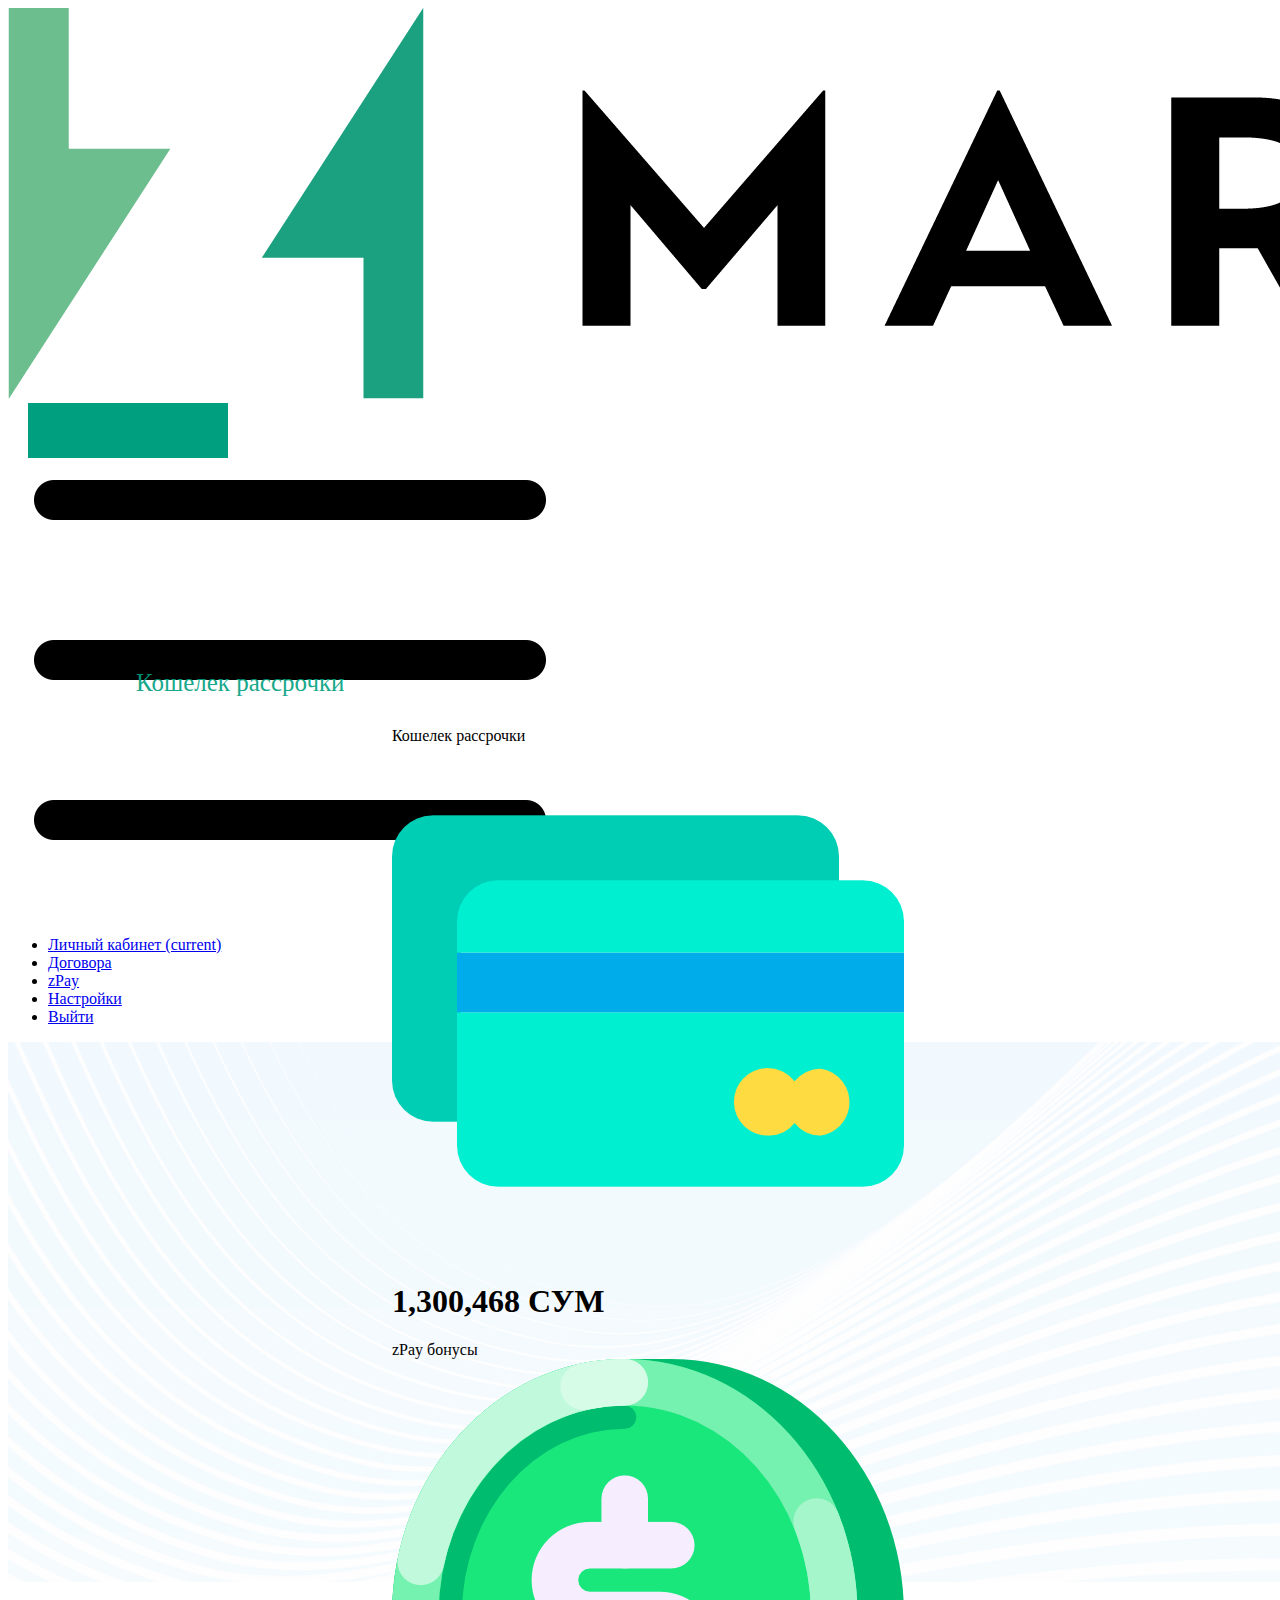
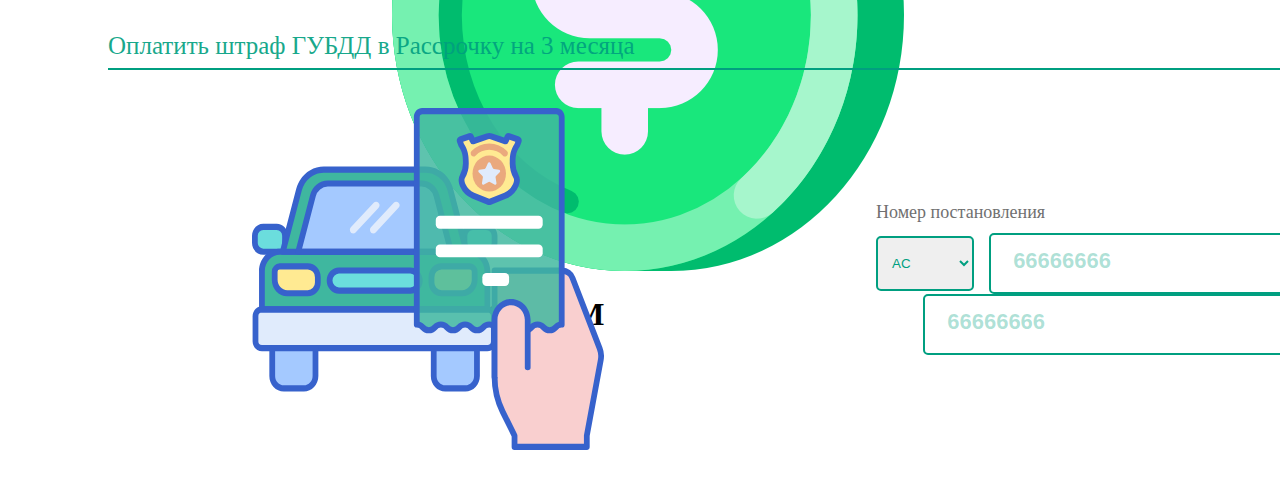
<file: src/index.html>
<!DOCTYPE html>
<html lang="en">
<head>
  <meta charset="UTF-8">
  <meta name="viewport" content="width=device-width, initial-scale=1.0">
  <!--CDN Bootstrap-->
  <link rel="stylesheet" href="https://stackpath.bootstrapcdn.com/bootstrap/4.5.0/css/bootstrap.min.css" 
    integrity="sha384-9aIt2nRpC12Uk9gS9baDl411NQApFmC26EwAOH8WgZl5MYYxFfc+NcPb1dKGj7Sk" 
    crossorigin="anonymous"
  >
  <!--CSS-->
  <link rel="stylesheet" href="index.css">
  <title>Zpay</title>
</head>
<body>
  <!--START of NAVBAR-->
    <nav id="navbar-main" class="navbar navbar-expand-lg navbar-default">
      <a class="navbar-brand" href="#">
         <img src="../assets/icons/Z-Market-logo.png" alt=""> 
      </a>
      <button class="navbar-toggler" type="button" data-toggle="collapse" data-target="#navbarNav" aria-controls="navbarNav" aria-expanded="false" aria-label="Toggle navigation">
        <img src="../assets/icons/open-menu.png" alt="menu">
      </button>
      <div class="collapse navbar-collapse" id="navbarNav">
        <ul class="navbar-nav ml-auto">
          <li class="nav-item">
            <a class="nav-link" href="#">Личный кабинет <span class="sr-only">(current)</span></a>
          </li>
          <li class="nav-item">
            <a class="nav-link" href="#">Договора</a>
          </li>
          <li class="nav-item">
            <a class="nav-link" href="#">zPay</a>
          </li>
          <li class="nav-item">
            <a class="nav-link" href="#">Настройки</a>
          </li>
          <li class="nav-item">
            <a class="nav-link" href="#">Выйти</a>
          </li>
        </ul>
      </div>
    </nav>
  <!--END OF NAVBAR-->

  <!--START OF THE HEADER-->
  <div class="header"> 
    <div class="transparent">
      <div class="heading">Кошелек рассрочки</div>
      <div class="header-content">
        <div class="account-container">
            <span>Кошелек рассрочки</span>
            <div class="account"> 
                <img src="../assets/icons/pay.png" alt="card">
                <h1>1,300,468 СУМ</h1>
            </div>
        </div>
        <div class="account-container">
            <span>zPay бонусы</span>
            <div class="account2"> 
                <img src="../assets/icons/coin.png" alt="card">
                <h1>1,300,468 СУМ</h1>
            </div>
        </div>
      </div>
    </div>
  </div>
  <!--END OF THE HEADER-->

  <!--START OF THE HOMEPAGE-SECTION1-->
    <div class="homepage-section-one">
        <div class="heading">Оплатить штраф ГУБДД в Рассрочку на 3 месяца</div>
        <hr>
        <div class="row">
            <div class="image-wrapper">
                <img src="../assets/images/fine.svg" alt="fine">
            </div>
            <form>
              <div class="container-column">
                <div class="input-title">
                  Номер постановления
                </div>
                <div class="input-container">
                    <select name="dropdown" id="dropdown">
                        <option value="AC">AC</option>
                        <option value="AR">AR</option>
                        <option value="GA">GA</option>
                        <option value="KV">KV</option>
                        <option value="NA">NA</option>
                        <option value="NV">NV</option>
                        <option value="RA">RA</option>
                        <option value="RJ">RJ</option>
                        <option value="RR">RR</option>
                        <option value="RS">RS</option>
                        <option value="UZ">UZ</option>
                    </select>
                    <input type="text" placeholder="66666666">
                </div>
              </div>
                <div class="container-column"></div>
                <input type="text" placeholder="66666666">
            </form>
            
        </div>
    </div>
  <!--END OF THE HOMEPAGE-SECTION1-->

  

  
  <!--CDN JS Bootstrap-->
  <script src="https://code.jquery.com/jquery-3.5.1.slim.min.js" integrity="sha384-DfXdz2htPH0lsSSs5nCTpuj/zy4C+OGpamoFVy38MVBnE+IbbVYUew+OrCXaRkfj" crossorigin="anonymous"></script>
  <script src="https://cdn.jsdelivr.net/npm/popper.js@1.16.0/dist/umd/popper.min.js" integrity="sha384-Q6E9RHvbIyZFJoft+2mJbHaEWldlvI9IOYy5n3zV9zzTtmI3UksdQRVvoxMfooAo" crossorigin="anonymous"></script>
  <script src="https://stackpath.bootstrapcdn.com/bootstrap/4.5.0/js/bootstrap.min.js" integrity="sha384-OgVRvuATP1z7JjHLkuOU7Xw704+h835Lr+6QL9UvYjZE3Ipu6Tp75j7Bh/kR0JKI" crossorigin="anonymous"></script>
</body>
</html>
</file>
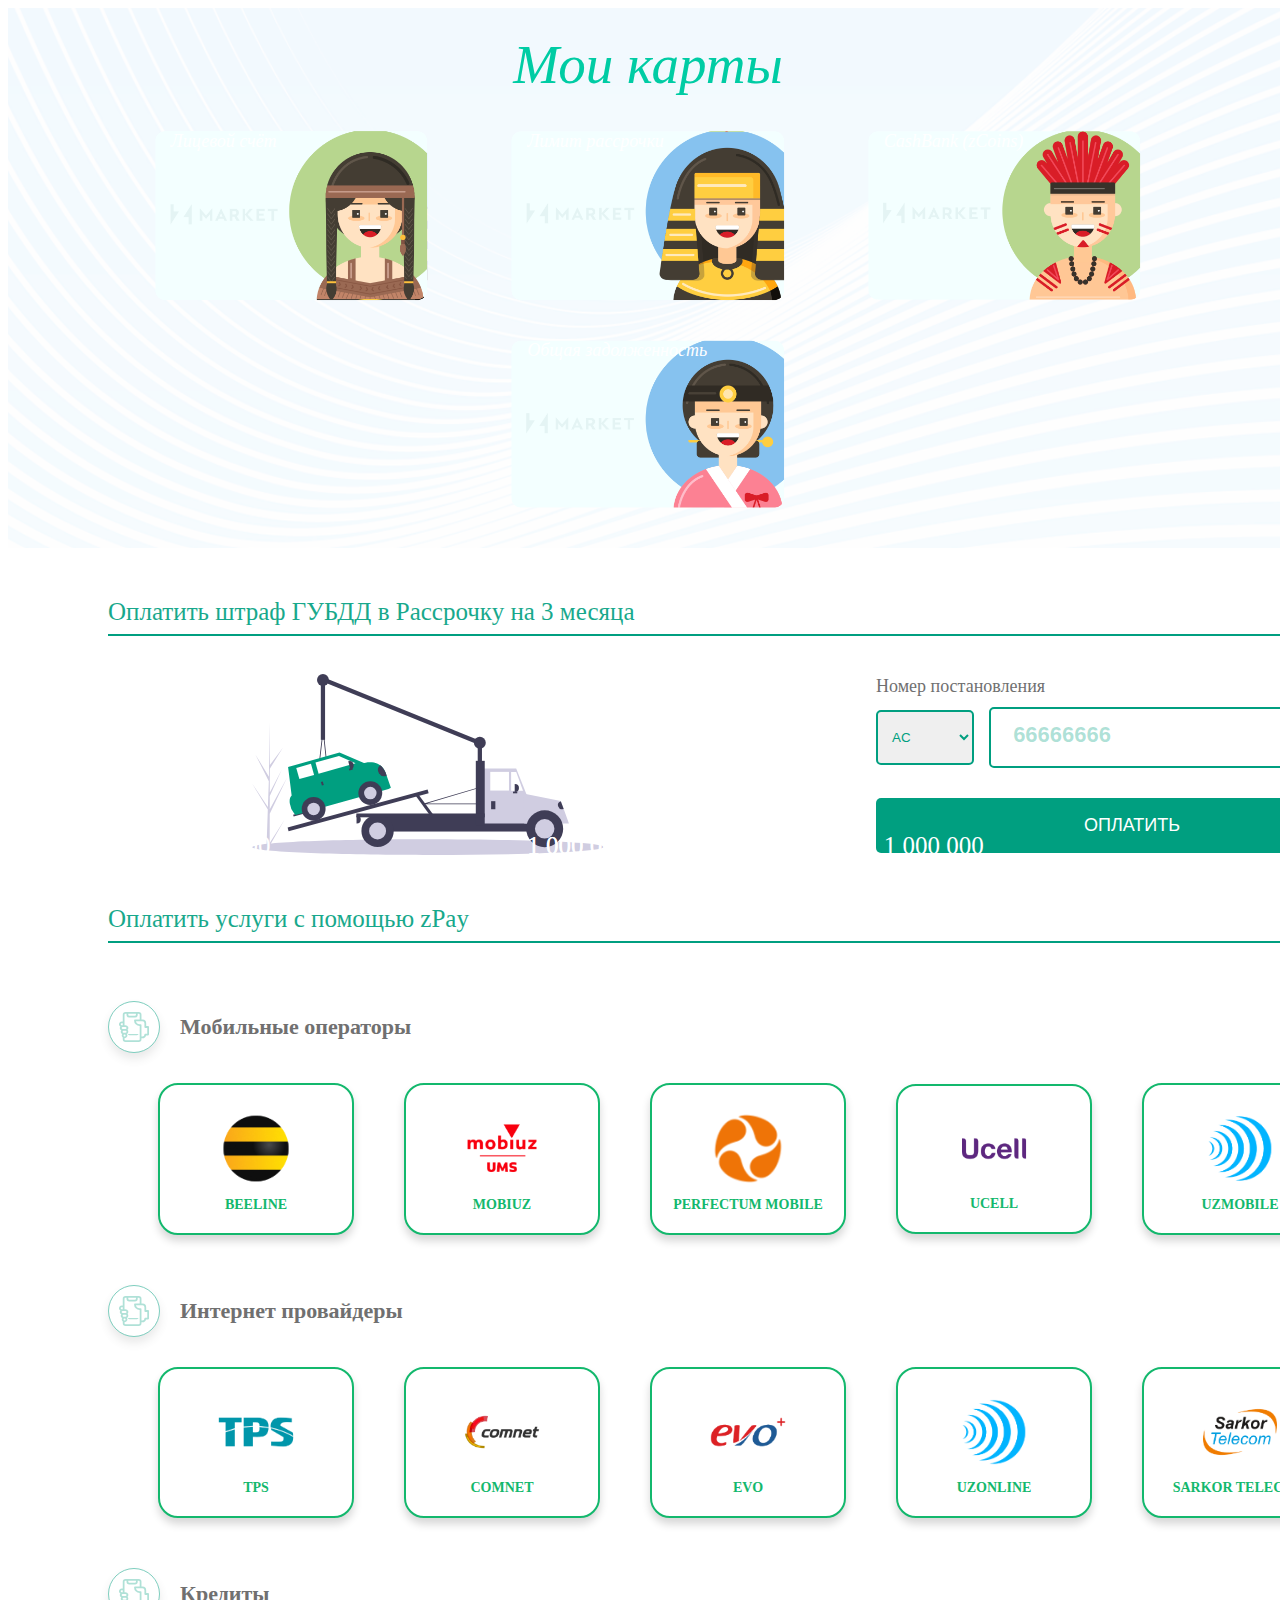
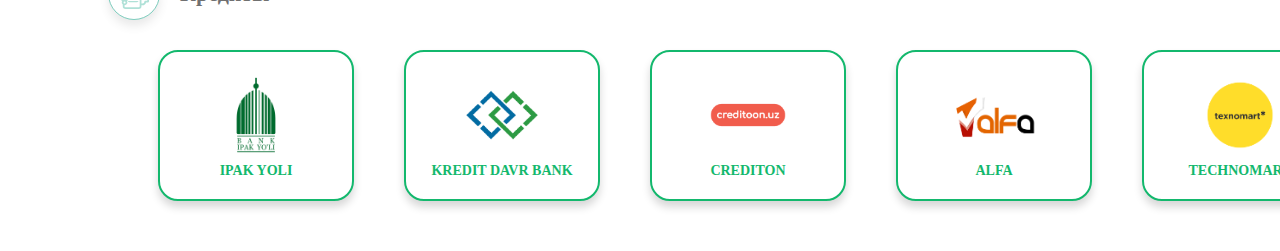
<file: src/index1.html>
<!DOCTYPE html>
<html lang="en">
<head>
  <meta charset="UTF-8">
  <meta name="viewport" content="width=device-width, initial-scale=1.0">
  <!--CDN Bootstrap-->
  <link rel="stylesheet" href="https://stackpath.bootstrapcdn.com/bootstrap/4.5.0/css/bootstrap.min.css" 
    integrity="sha384-9aIt2nRpC12Uk9gS9baDl411NQApFmC26EwAOH8WgZl5MYYxFfc+NcPb1dKGj7Sk" 
    crossorigin="anonymous"
  >
  <!--CSS-->
  <link rel="stylesheet" href="index.css">
  <title>Zpay</title>
</head>
<body>

  <!--START OF THE HEADER-->
  <div class="header"> 
    <div class="transparent">
      <div class="heading-title">Мои карты</div>
      <div class="header-content">
        <div class="card">
          <img src="../assets/images/cardsZmarket1.png" alt="card-1">
          <div class="card-type">Лицевой счёт</div>
          <div class="amount">1 000 000</div>
        </div>
        <div class="card">
          <img src="../assets/images/cardsZmarket2.png" alt="card-2">
          <div class="card-type">Лимит рассрочки</div>   
          <div class="amount">1 000 000</div>
        </div>
        <div class="card">
          <img src="../assets/images/cardsZmarket3.png" alt="card-3">
          <div class="card-type">CashBank (zCoins)</div>
          <div class="amount">1 000 000</div>
        </div>
        <div class="card">
          <img src="../assets/images/cardsZmarket4.png" alt="card-4">
          <div class="card-type">Общая задолженность</div>
          <div class="amount">1 000 000</div>
        </div>
      </div>
      <!--HEADER MOBILE VERSION-->
      <div class="header-content-mobile">
        <div id="carouselExampleFade" class="carousel slide carousel-fade" data-ride="carousel">
          <div class="carousel-inner">
            <div class="carousel-item active">
              <div class="card">
                <img src="../assets/images/cardsZmarket1.png" alt="card-1">
                <div class="card-type">Лицевой счёт</div>
                <div class="amount">1 000 000</div>
              </div>
            </div>
            <div class="carousel-item">
              <div class="card">
                <img src="../assets/images/cardsZmarket2.png" alt="card-2">
                <div class="card-type">Лимит рассрочки</div>   
                <div class="amount">1 000 000</div>
              </div>
            </div>
            <div class="carousel-item">
              <div class="card">
                <img src="../assets/images/cardsZmarket3.png" alt="card-3">
                <div class="card-type">CashBank (zCoins)</div>
                <div class="amount">1 000 000</div>
              </div>
            </div>
            <div class="carousel-item">
              <div class="card">
                <img src="../assets/images/cardsZmarket4.png" alt="card-4">
                <div class="card-type">Общая задолженность</div>
                <div class="amount">1 000 000</div>
              </div>
            </div>
          </div>
          <a class="carousel-control-prev" href="#carouselExampleFade" role="button" data-slide="prev">
            <span class="carousel-control-prev-icon" aria-hidden="true"></span>
            <span class="sr-only">Previous</span>
          </a>
          <a class="carousel-control-next" href="#carouselExampleFade" role="button" data-slide="next">
            <span class="carousel-control-next-icon" aria-hidden="true"></span>
            <span class="sr-only">Next</span>
          </a>
        </div>
      </div>
    </div>
  </div>
  <!--END OF THE HEADER-->

  <!--START OF THE HOMEPAGE-SECTION1-->
    <div class="homepage-section-one">
        <div class="heading">Оплатить штраф ГУБДД в Рассрочку на 3 месяца</div>
        <hr>
        <div class="row">
            <div class="image-wrapper">
                <img src="../assets/images/undraw_towing_6yy4.svg" alt="fine">
            </div>
            <form>
              <div class="container-column">
                <div class="input-title">
                  Номер постановления
                </div>
                <div class="input-container">
                    <select name="dropdown" id="dropdown">
                        <option value="AC">AC</option>
                        <option value="AR">AR</option>
                        <option value="GA">GA</option>
                        <option value="KV">KV</option>
                        <option value="NA">NA</option>
                        <option value="NV">NV</option>
                        <option value="RA">RA</option>
                        <option value="RJ">RJ</option>
                        <option value="RR">RR</option>
                        <option value="RS">RS</option>
                        <option value="UZ">UZ</option>
                    </select>
                    <input type="text" placeholder="66666666">
                </div>
              </div>
                <button class="btn-primary-filled">ОПЛАТИТЬ</button>
            </form>
            
        </div>
    </div>
  <!--END OF THE HOMEPAGE-SECTION1-->

  <!--START OF COMPANY-CARDS-CONTAINER-->
    <div class="company-cards-container">
        <div class="column">
          <div class="heading"> Оплатить услуги с помощью zPay </div>
          <hr>
          <!-- START ROW OF COMPANY-CARDS-1-->
          <div class="row-container">
              <div class="title-container">
                <div class="img-wrapper">
                  <img src="../assets/icons/phone.svg" alt="icon">
                </div>
                  <span>Мобильные операторы</span>
              </div>
          </div>
              <div class="row">
                  <div class="company-cards">
                      <img src="../assets/images/beeline.png" alt="beeline">
                      <span>BEELINE</span>
                  </div>
                  <div class="company-cards">
                    <img src="../assets/images/Mobiuz.png" alt="mobiuz">
                    <span>Mobiuz</span>
                  </div>
                  <div class="company-cards">
                    <img src="../assets/images/perfectum_n.png" alt="perfectum">
                    <span>perfectum mobile</span>
                  </div>
                  <div class="company-cards">
                    <img src="../assets/images/uceluz.png" alt="uceluz">
                    <span>ucell</span>
                  </div>
                  <div class="company-cards">
                    <img src="../assets/images/uzmobile.png" alt="uzmoblie">
                    <span>uzmobile</span>
                  </div>
              </div>
              <!--END OF THE ROW OF COMPANY-CARDS-1-->

               <!-- START ROW OF COMPANY-CARDS-2-->
              <div class="row-container">
                <div class="title-container">
                  <div class="img-wrapper">
                    <img src="../assets/icons/phone.svg" alt="icon">
                  </div>
                    <span>Интернет провайдеры</span>
                </div>
              </div>
               <div class="row">
                <div class="company-cards">
                    <img src="../assets/images/tps.png" alt="tps">
                    <span>tps</span>
                </div>
                <div class="company-cards">
                  <img src="../assets/images/comnet.png" alt="coment">
                  <span>comnet</span>
                </div>
                <div class="company-cards">
                  <img src="../assets/images/evo.png" alt="evo">
                  <span>evo</span>
                </div>
                <div class="company-cards">
                  <img src="../assets/images/uzmobile.png" alt="uzmobile">
                  <span>uzonline</span>
                </div>
                <div class="company-cards">
                  <img src="../assets/images/sarkor.png" alt="sarkor">
                  <span>sarkor telecom</span>
                </div>
            </div>
            <!--END OF THE ROW OF COMPANY-CARDS-2-->

             <!-- START ROW OF COMPANY-CARDS-3-->
             <div class="row-container">
              <div class="title-container">
                <div class="img-wrapper">
                  <img src="../assets/icons/phone.svg" alt="icon">
                </div>
                  <span>Кредиты</span>
              </div>
            </div>
             <div class="row">
              <div class="company-cards">
                  <img src="../assets/images/ipakyolibank.png" alt="ipak">
                  <span>ipak yoli</span>
              </div>
              <div class="company-cards">
                <img src="../assets/images/kreditdavrbank.png" alt="davr">
                <span>kredit davr bank</span>
              </div>
              <div class="company-cards">
                <img src="../assets/images/crediton.png" alt="crediton">
                <span>crediton</span>
              </div>
              <div class="company-cards">
                <img src="../assets/images/alfa_kredit.png" alt="alfa">
                <span>alfa</span>
              </div>
              <div class="company-cards">
                <img src="../assets/images/technomart.png" alt="technomart">
                <span>technomart</span>
              </div>
          </div>
          <!--END OF THE ROW OF COMPANY-CARDS-3-->
        </div>
    </div>
  <!--END OF COMPANY-CARDS-CONTAINER-->

  <!--START OF FOOTER-->
    <!-- <div class="footer">
        <div class="footer-row-1">
            <span>Как работает?</span>
            <span>Бонусы Z Coin</span>
            <span>Стать партнером</span>
            <span>Частые вопросы</span>
            <div class="social-icons">
                <img src="../assets/icons/facebook-circle.svg" alt="facebook">
                <img src="../assets/icons/instagram-circle.svg" alt="instagram">
            </div>
        </div>
        <div class="footer-row-2">
            <div class="footer-container1">
                <img src="../assets/icons/Z-Market-logo-white.png" alt="logo">
                <div class="title-wrapper">
                  <h1>БЫСТРО,</h1>
                  <h1> ПРОСТО,</h1>
                  <h1> УДОБНО</h1>
                </div>
            </div>
            <div class="footer-container2">
              
            </div>
          
        </div>
        <div class="footer-row-3">
          
        </div>
        
    </div> -->
  <!--END OF FOOTER-->
  
  
  <!--CDN JS Bootstrap-->
  <script src="https://code.jquery.com/jquery-3.5.1.slim.min.js" integrity="sha384-DfXdz2htPH0lsSSs5nCTpuj/zy4C+OGpamoFVy38MVBnE+IbbVYUew+OrCXaRkfj" crossorigin="anonymous"></script>
  <script src="https://cdn.jsdelivr.net/npm/popper.js@1.16.0/dist/umd/popper.min.js" integrity="sha384-Q6E9RHvbIyZFJoft+2mJbHaEWldlvI9IOYy5n3zV9zzTtmI3UksdQRVvoxMfooAo" crossorigin="anonymous"></script>
  <script src="https://stackpath.bootstrapcdn.com/bootstrap/4.5.0/js/bootstrap.min.js" integrity="sha384-OgVRvuATP1z7JjHLkuOU7Xw704+h835Lr+6QL9UvYjZE3Ipu6Tp75j7Bh/kR0JKI" crossorigin="anonymous"></script>
</body>
</html>
</file>
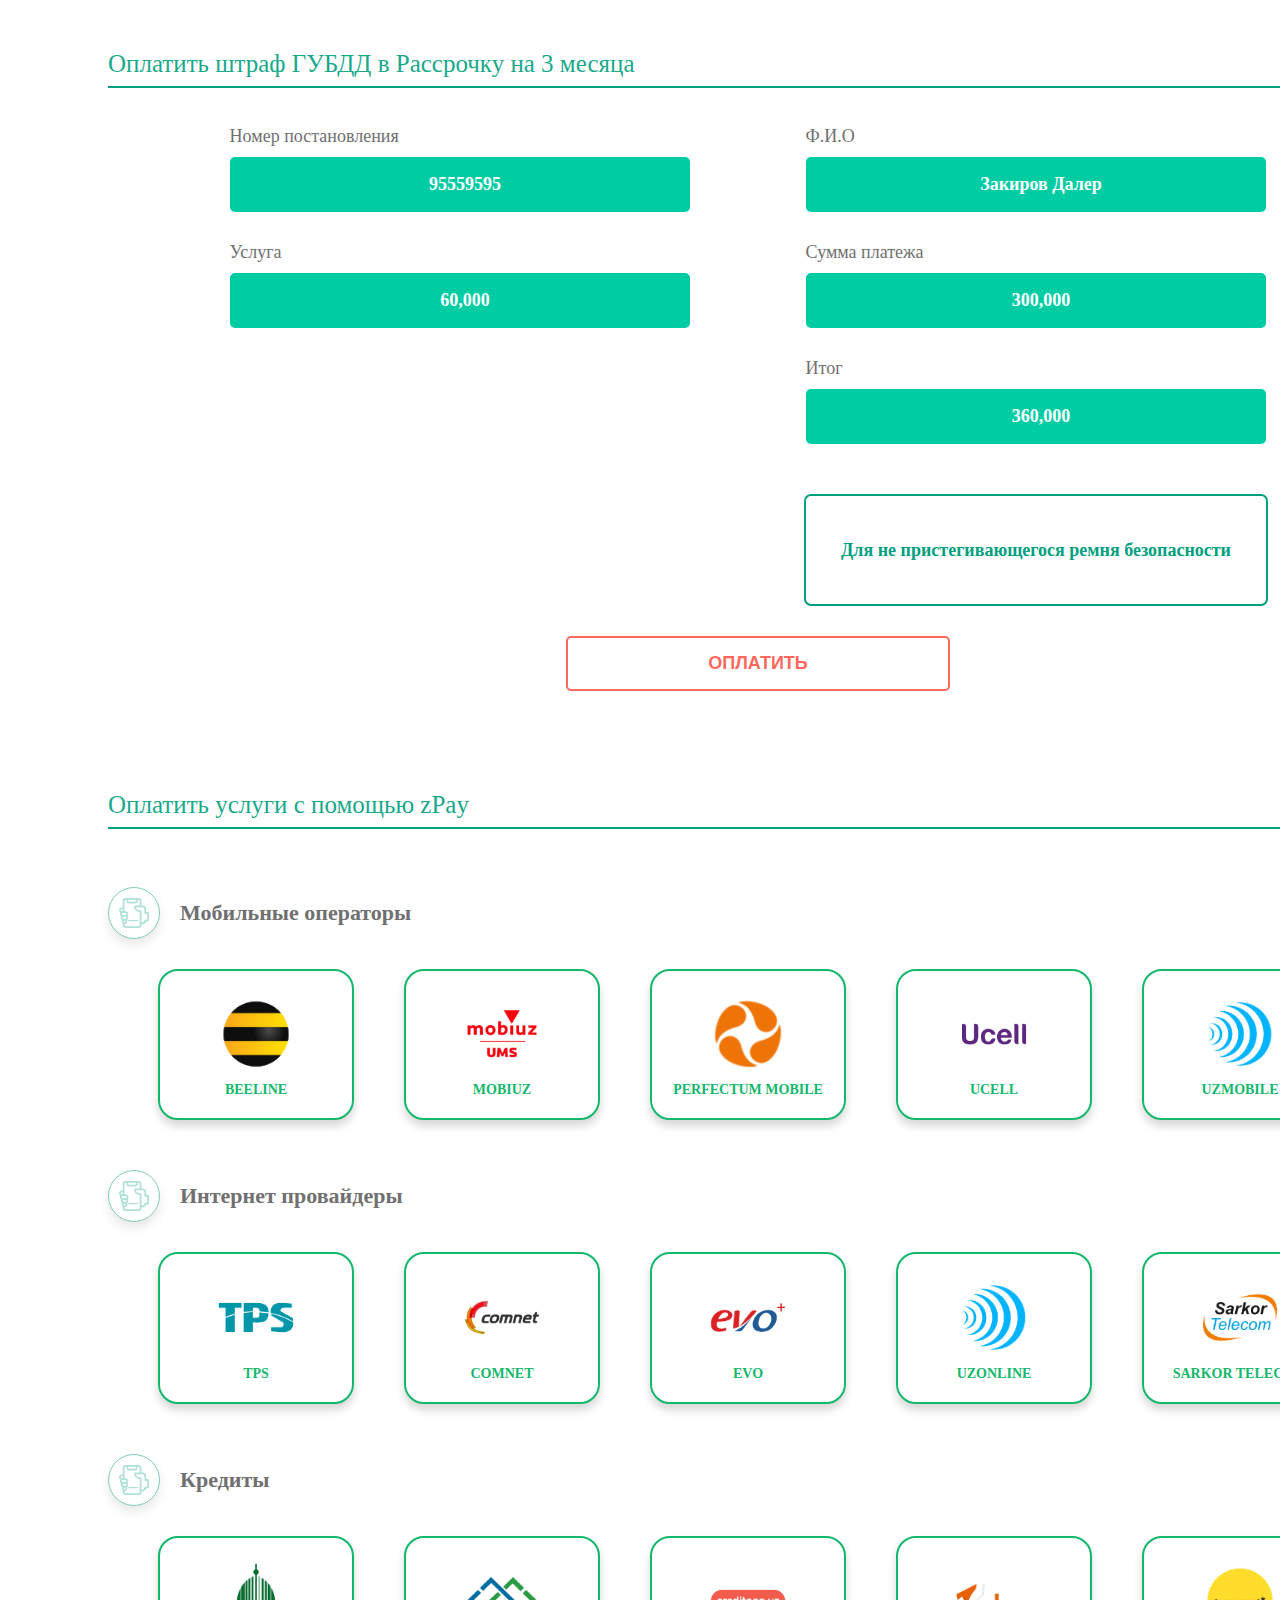
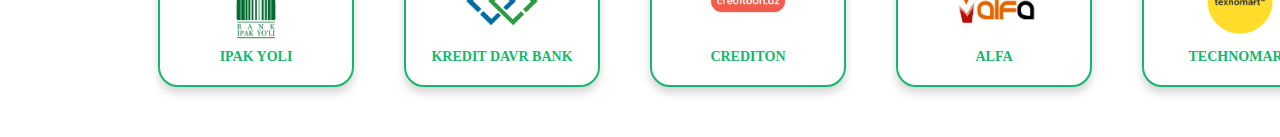
<file: src/index2.html>
<!DOCTYPE html>
<html lang="en">
<head>
  <meta charset="UTF-8">
  <meta name="viewport" content="width=device-width, initial-scale=1.0">
  <!--CDN Bootstrap-->
  <link rel="stylesheet" href="https://stackpath.bootstrapcdn.com/bootstrap/4.5.0/css/bootstrap.min.css" 
    integrity="sha384-9aIt2nRpC12Uk9gS9baDl411NQApFmC26EwAOH8WgZl5MYYxFfc+NcPb1dKGj7Sk" 
    crossorigin="anonymous"
  >
  <!--CSS-->
  <link rel="stylesheet" href="index.css">
  <title>Zpay-page-2</title>
</head>
<body>

 <!--START OF THE SECONDPAGE FIRST SECTION-->
    <div class="payment-page-section1">
        <div class="heading">Оплатить штраф ГУБДД в Рассрочку на 3 месяца</div>
        <hr>
<!-- ----------------------------------------------------------------------- -->
        <div class="column-page2 ">
          <div class="row-page2">
            <div class="col-page2">
              <div class="container-column-page2">
                <div class="input-title">Номер постановления</div>
                <div class="primary-filled-input"> 
                    <h1>95559595</h1>
                </div>
              </div>
              <div class="container-column-page2">
                <div class="input-title">Услуга</div>
                <div class="primary-filled-input"> 
                    <h1>60,000</h1>
                </div>
              </div>
                <!--Card-goues here-->
            </div>
            <div class="col2-page2">
              <div class="container-column-page2">
                <div class="input-title">Ф.И.О</div>
                <div class="primary-filled-input"> 
                    <h1>Закиров Далер</h1>
                </div>
            </div>
            <div class="container-column-page2">
              <div class="input-title">Сумма платежа</div>
              <div class="primary-filled-input"> 
                  <h1>300,000</h1>
              </div>
            </div>
            <div class="container-column-page2">
              <div class="input-title">Итог</div>
              <div class="primary-filled-input"> 
                  <h1>360,000</h1>
              </div>
            </div>
            <div class="outline-input-box">
              <span>Для не пристегивающегося ремня безопасности</span>
            </div>
            </div>
          </div>
          <button class="button-primary-outline"><h1>ОПЛАТИТЬ</h1></button>
        </div>
    </div>
 <!--FINISH OF THE SECONDPAGE FIRST SECTION-->


  <!--START OF COMPANY-CARDS-CONTAINER-->
    <div class="company-cards-container">
        <div class="column">
          <div class="heading"> Оплатить услуги с помощью zPay </div>
          <hr>
          <!-- START ROW OF COMPANY-CARDS-1-->
          <div class="row-container">
              <div class="title-container">
                <div class="img-wrapper">
                  <img src="../assets/icons/phone.svg" alt="icon">
                </div>
                  <span>Мобильные операторы</span>
              </div>
          </div>
              <div class="row">
                  <div class="company-cards">
                      <img src="../assets/images/beeline.png" alt="beeline">
                      <span>BEELINE</span>
                  </div>
                  <div class="company-cards">
                    <img src="../assets/images/Mobiuz.png" alt="mobiuz">
                    <span>Mobiuz</span>
                  </div>
                  <div class="company-cards">
                    <img src="../assets/images/perfectum_n.png" alt="perfectum">
                    <span>perfectum mobile</span>
                  </div>
                  <div class="company-cards">
                    <img src="../assets/images/uceluz.png" alt="uceluz">
                    <span>ucell</span>
                  </div>
                  <div class="company-cards">
                    <img src="../assets/images/uzmobile.png" alt="uzmoblie">
                    <span>uzmobile</span>
                  </div>
              </div>
              <!--END OF THE ROW OF COMPANY-CARDS-1-->

               <!-- START ROW OF COMPANY-CARDS-2-->
              <div class="row-container">
                <div class="title-container">
                  <div class="img-wrapper">
                    <img src="../assets/icons/phone.svg" alt="icon">
                  </div>
                    <span>Интернет провайдеры</span>
                </div>
              </div>
               <div class="row">
                <div class="company-cards">
                    <img src="../assets/images/tps.png" alt="tps">
                    <span>tps</span>
                </div>
                <div class="company-cards">
                  <img src="../assets/images/comnet.png" alt="coment">
                  <span>comnet</span>
                </div>
                <div class="company-cards">
                  <img src="../assets/images/evo.png" alt="evo">
                  <span>evo</span>
                </div>
                <div class="company-cards">
                  <img src="../assets/images/uzmobile.png" alt="uzmobile">
                  <span>uzonline</span>
                </div>
                <div class="company-cards">
                  <img src="../assets/images/sarkor.png" alt="sarkor">
                  <span>sarkor telecom</span>
                </div>
            </div>
            <!--END OF THE ROW OF COMPANY-CARDS-2-->

             <!-- START ROW OF COMPANY-CARDS-3-->
             <div class="row-container">
              <div class="title-container">
                <div class="img-wrapper">
                  <img src="../assets/icons/phone.svg" alt="icon">
                </div>
                  <span>Кредиты</span>
              </div>
            </div>
             <div class="row">
              <div class="company-cards">
                  <img src="../assets/images/ipakyolibank.png" alt="ipak">
                  <span>ipak yoli</span>
              </div>
              <div class="company-cards">
                <img src="../assets/images/kreditdavrbank.png" alt="davr">
                <span>kredit davr bank</span>
              </div>
              <div class="company-cards">
                <img src="../assets/images/crediton.png" alt="crediton">
                <span>crediton</span>
              </div>
              <div class="company-cards">
                <img src="../assets/images/alfa_kredit.png" alt="alfa">
                <span>alfa</span>
              </div>
              <div class="company-cards">
                <img src="../assets/images/technomart.png" alt="technomart">
                <span>technomart</span>
              </div>
          </div>
          <!--END OF THE ROW OF COMPANY-CARDS-3-->
        </div>
    </div>
  <!--END OF COMPANY-CARDS-CONTAINER-->
  
  
  <!--CDN JS Bootstrap-->
  <script src="https://code.jquery.com/jquery-3.5.1.slim.min.js" integrity="sha384-DfXdz2htPH0lsSSs5nCTpuj/zy4C+OGpamoFVy38MVBnE+IbbVYUew+OrCXaRkfj" crossorigin="anonymous"></script>
  <script src="https://cdn.jsdelivr.net/npm/popper.js@1.16.0/dist/umd/popper.min.js" integrity="sha384-Q6E9RHvbIyZFJoft+2mJbHaEWldlvI9IOYy5n3zV9zzTtmI3UksdQRVvoxMfooAo" crossorigin="anonymous"></script>
  <script src="https://stackpath.bootstrapcdn.com/bootstrap/4.5.0/js/bootstrap.min.js" integrity="sha384-OgVRvuATP1z7JjHLkuOU7Xw704+h835Lr+6QL9UvYjZE3Ipu6Tp75j7Bh/kR0JKI" crossorigin="anonymous"></script>
</body>
</html>
</file>
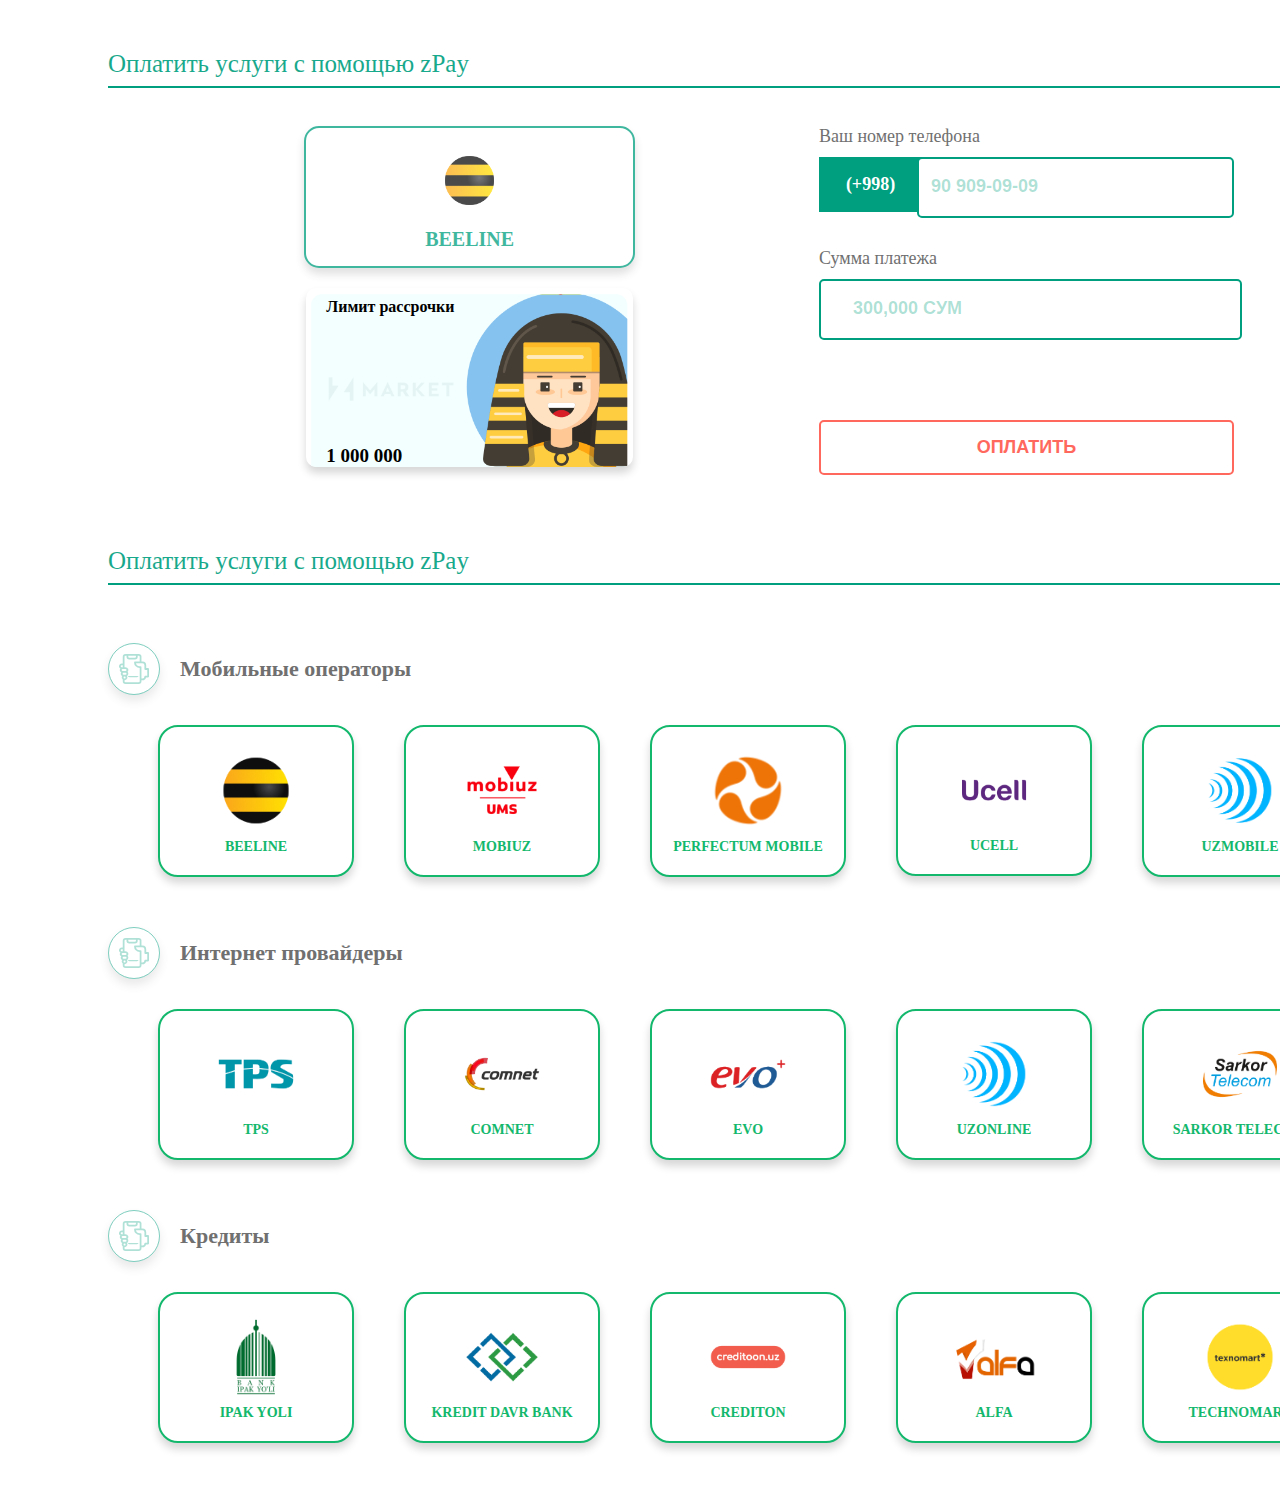
<file: src/index3.html>
<!DOCTYPE html>
<html lang="en">
<head>
  <meta charset="UTF-8">
  <meta name="viewport" content="width=device-width, initial-scale=1.0">
  <!--CDN Bootstrap-->
  <link rel="stylesheet" href="https://stackpath.bootstrapcdn.com/bootstrap/4.5.0/css/bootstrap.min.css" 
    integrity="sha384-9aIt2nRpC12Uk9gS9baDl411NQApFmC26EwAOH8WgZl5MYYxFfc+NcPb1dKGj7Sk" 
    crossorigin="anonymous"
  >
  <!--CSS-->
  <link rel="stylesheet" href="index.css">
  <title>Zpay-page-3</title>
</head>
<body>

 <!--START OF THE THIRDPAGE FIRST SECTION-->
    <div class="payment-page-section2">
        <div class="heading">Оплатить услуги с помощью zPay </div>
        <hr>
<!-- ----------------------------------------------------------------------- -->
        <div class="column-page3">
          <div class="col-container-page3">
                <div class="card-company-container">
                    <img src="../assets/images/beeline.png" alt="beeline">
                    <span>beeline</span>
                </div>
                <div class="card-page3">
                  <img src="../assets/images/cardsZmarket2.png" alt="card-2">
                  <div class="card-type-page3">Лимит рассрочки</div>   
                  <div class="amount-page3">1 000 000</div>
                </div>                 
          </div>
<!-- ----------------------------------------------------------------------- -->
            <div class="row-page3">
<!-- ----------------------------------------------------------------------- -->
                <div class="container-column-page3">
                    <div class="input-title">Ваш номер телефона </div>
                    <div class="input-wrapper">
                        <div class="tel-mask">(+998)</div>
                        <input type='text' class="primary-outline-input" placeholder='90 909-09-09' /> 
                      </div>
                </div>
<!-- ----------------------------------------------------------------------- -->
                <div class="container-column-page3">
                    <div class="input-title">Сумма платежа</div>
                    <input type='text' class="primary-outline-input2" placeholder='300,000 СУМ' /> 
                </div>
                <button class="btn-page3 "><h1>ОПЛАТИТЬ</h1></button>
            </div>
        </div>
    </div>
 <!--FINISH OF THE THIRDPAGE FIRST SECTION-->


  <!--START OF COMPANY-CARDS-CONTAINER-->
    <div class="company-cards-container">
        <div class="column">
          <div class="heading"> Оплатить услуги с помощью zPay </div>
          <hr>
          <!-- START ROW OF COMPANY-CARDS-1-->
          <div class="row-container">
              <div class="title-container">
                <div class="img-wrapper">
                  <img src="../assets/icons/phone.svg" alt="icon">
                </div>
                  <span>Мобильные операторы</span>
              </div>
          </div>
              <div class="row">
                  <div class="company-cards">
                      <img src="../assets/images/beeline.png" alt="beeline">
                      <span>BEELINE</span>
                  </div>
                  <div class="company-cards">
                    <img src="../assets/images/Mobiuz.png" alt="mobiuz">
                    <span>Mobiuz</span>
                  </div>
                  <div class="company-cards">
                    <img src="../assets/images/perfectum_n.png" alt="perfectum">
                    <span>perfectum mobile</span>
                  </div>
                  <div class="company-cards">
                    <img src="../assets/images/uceluz.png" alt="uceluz">
                    <span>ucell</span>
                  </div>
                  <div class="company-cards">
                    <img src="../assets/images/uzmobile.png" alt="uzmoblie">
                    <span>uzmobile</span>
                  </div>
              </div>
              <!--END OF THE ROW OF COMPANY-CARDS-1-->

               <!-- START ROW OF COMPANY-CARDS-2-->
              <div class="row-container">
                <div class="title-container">
                  <div class="img-wrapper">
                    <img src="../assets/icons/phone.svg" alt="icon">
                  </div>
                    <span>Интернет провайдеры</span>
                </div>
              </div>
               <div class="row">
                <div class="company-cards">
                    <img src="../assets/images/tps.png" alt="tps">
                    <span>tps</span>
                </div>
                <div class="company-cards">
                  <img src="../assets/images/comnet.png" alt="coment">
                  <span>comnet</span>
                </div>
                <div class="company-cards">
                  <img src="../assets/images/evo.png" alt="evo">
                  <span>evo</span>
                </div>
                <div class="company-cards">
                  <img src="../assets/images/uzmobile.png" alt="uzmobile">
                  <span>uzonline</span>
                </div>
                <div class="company-cards">
                  <img src="../assets/images/sarkor.png" alt="sarkor">
                  <span>sarkor telecom</span>
                </div>
            </div>
            <!--END OF THE ROW OF COMPANY-CARDS-2-->

             <!-- START ROW OF COMPANY-CARDS-3-->
             <div class="row-container">
              <div class="title-container">
                <div class="img-wrapper">
                  <img src="../assets/icons/phone.svg" alt="icon">
                </div>
                  <span>Кредиты</span>
              </div>
            </div>
             <div class="row">
              <div class="company-cards">
                  <img src="../assets/images/ipakyolibank.png" alt="ipak">
                  <span>ipak yoli</span>
              </div>
              <div class="company-cards">
                <img src="../assets/images/kreditdavrbank.png" alt="davr">
                <span>kredit davr bank</span>
              </div>
              <div class="company-cards">
                <img src="../assets/images/crediton.png" alt="crediton">
                <span>crediton</span>
              </div>
              <div class="company-cards">
                <img src="../assets/images/alfa_kredit.png" alt="alfa">
                <span>alfa</span>
              </div>
              <div class="company-cards">
                <img src="../assets/images/technomart.png" alt="technomart">
                <span>technomart</span>
              </div>
          </div>
          <!--END OF THE ROW OF COMPANY-CARDS-3-->
        </div>
    </div>
  <!--END OF COMPANY-CARDS-CONTAINER-->
  
  
  <!--CDN JS Bootstrap-->
  <script src="https://code.jquery.com/jquery-3.5.1.slim.min.js" integrity="sha384-DfXdz2htPH0lsSSs5nCTpuj/zy4C+OGpamoFVy38MVBnE+IbbVYUew+OrCXaRkfj" crossorigin="anonymous"></script>
  <script src="https://cdn.jsdelivr.net/npm/popper.js@1.16.0/dist/umd/popper.min.js" integrity="sha384-Q6E9RHvbIyZFJoft+2mJbHaEWldlvI9IOYy5n3zV9zzTtmI3UksdQRVvoxMfooAo" crossorigin="anonymous"></script>
  <script src="https://stackpath.bootstrapcdn.com/bootstrap/4.5.0/js/bootstrap.min.js" integrity="sha384-OgVRvuATP1z7JjHLkuOU7Xw704+h835Lr+6QL9UvYjZE3Ipu6Tp75j7Bh/kR0JKI" crossorigin="anonymous"></script>
</body>
</html>
</file>
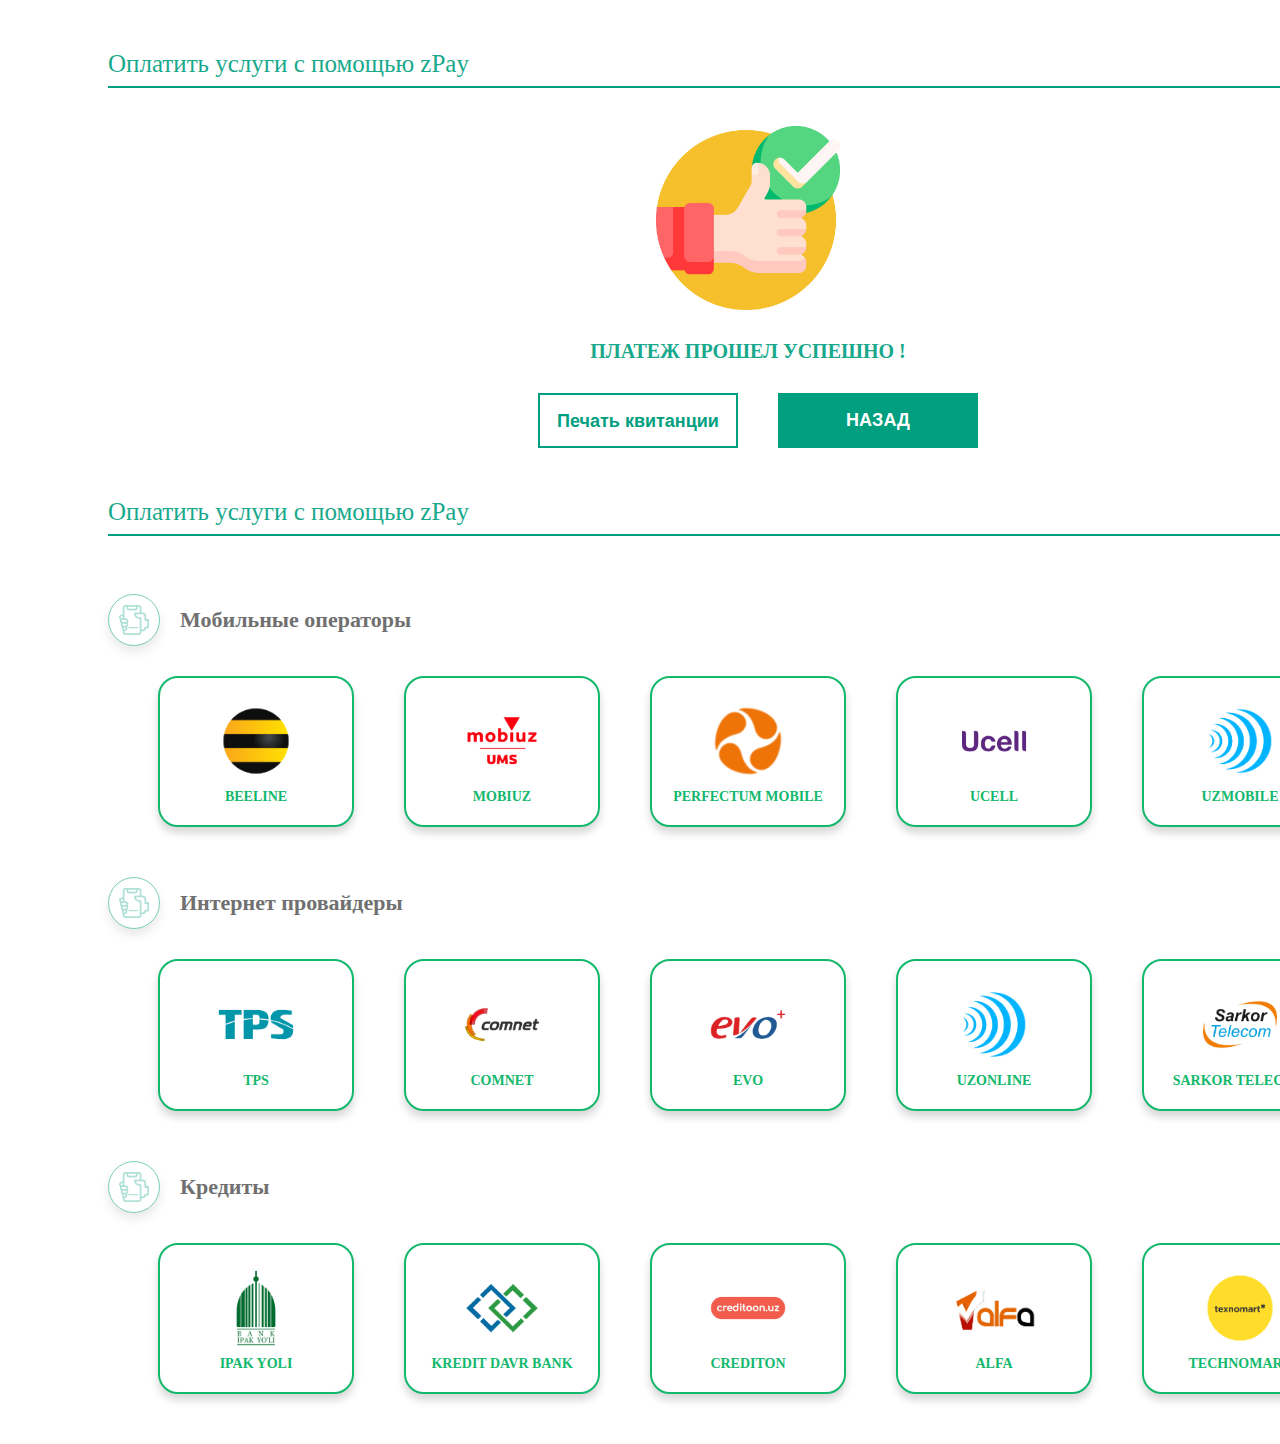
<file: src/index4.html>
<!DOCTYPE html>
<html lang="en">
<head>
  <meta charset="UTF-8">
  <meta name="viewport" content="width=device-width, initial-scale=1.0">
  <!--CDN Bootstrap-->
  <link rel="stylesheet" href="https://stackpath.bootstrapcdn.com/bootstrap/4.5.0/css/bootstrap.min.css" 
    integrity="sha384-9aIt2nRpC12Uk9gS9baDl411NQApFmC26EwAOH8WgZl5MYYxFfc+NcPb1dKGj7Sk" 
    crossorigin="anonymous"
  >
  <!--CSS-->
  <link rel="stylesheet" href="index.css">
  <title>Zpay-page-4</title>
</head>
<body>

 <!--START OF THE FOURTHPAGE FIRST SECTION-->
    <div class="payment-page-section2">
        <div class="heading">Оплатить услуги с помощью zPay </div>
        <hr>
<!----------------------------------------------------------------------------->
        <div class="column-page4">
            <div class="success-payment-container">
                  <img src="../assets/images/like.png" alt="success">
                  <div class="title-success">ПЛАТЕЖ ПРОШЕЛ УСПЕШНО !</div>
                  <div class="button-wrappers">
                      <button class="btn-outline-secondary-page4">Печать квитанции</button>
                      <button class="btn-filled-secondary-page4">НАЗАД</button>
                  </div>
            </div>
        </div>
    </div>
 <!--FINISH OF THE FOURTHPAGE FIRST SECTION-->


  <!--START OF COMPANY-CARDS-CONTAINER-->
    <div class="company-cards-container">
        <div class="column">
          <div class="heading"> Оплатить услуги с помощью zPay </div>
          <hr>
          <!-- START ROW OF COMPANY-CARDS-1-->
          <div class="row-container">
              <div class="title-container">
                <div class="img-wrapper">
                  <img src="../assets/icons/phone.svg" alt="icon">
                </div>
                  <span>Мобильные операторы</span>
              </div>
          </div>
              <div class="row">
                  <div class="company-cards">
                      <img src="../assets/images/beeline.png" alt="beeline">
                      <span>BEELINE</span>
                  </div>
                  <div class="company-cards">
                    <img src="../assets/images/Mobiuz.png" alt="mobiuz">
                    <span>Mobiuz</span>
                  </div>
                  <div class="company-cards">
                    <img src="../assets/images/perfectum_n.png" alt="perfectum">
                    <span>perfectum mobile</span>
                  </div>
                  <div class="company-cards">
                    <img src="../assets/images/uceluz.png" alt="uceluz">
                    <span>ucell</span>
                  </div>
                  <div class="company-cards">
                    <img src="../assets/images/uzmobile.png" alt="uzmoblie">
                    <span>uzmobile</span>
                  </div>
              </div>
              <!--END OF THE ROW OF COMPANY-CARDS-1-->

               <!-- START ROW OF COMPANY-CARDS-2-->
              <div class="row-container">
                <div class="title-container">
                  <div class="img-wrapper">
                    <img src="../assets/icons/phone.svg" alt="icon">
                  </div>
                    <span>Интернет провайдеры</span>
                </div>
              </div>
               <div class="row">
                <div class="company-cards">
                    <img src="../assets/images/tps.png" alt="tps">
                    <span>tps</span>
                </div>
                <div class="company-cards">
                  <img src="../assets/images/comnet.png" alt="coment">
                  <span>comnet</span>
                </div>
                <div class="company-cards">
                  <img src="../assets/images/evo.png" alt="evo">
                  <span>evo</span>
                </div>
                <div class="company-cards">
                  <img src="../assets/images/uzmobile.png" alt="uzmobile">
                  <span>uzonline</span>
                </div>
                <div class="company-cards">
                  <img src="../assets/images/sarkor.png" alt="sarkor">
                  <span>sarkor telecom</span>
                </div>
            </div>
            <!--END OF THE ROW OF COMPANY-CARDS-2-->

             <!-- START ROW OF COMPANY-CARDS-3-->
             <div class="row-container">
              <div class="title-container">
                <div class="img-wrapper">
                  <img src="../assets/icons/phone.svg" alt="icon">
                </div>
                  <span>Кредиты</span>
              </div>
            </div>
             <div class="row">
              <div class="company-cards">
                  <img src="../assets/images/ipakyolibank.png" alt="ipak">
                  <span>ipak yoli</span>
              </div>
              <div class="company-cards">
                <img src="../assets/images/kreditdavrbank.png" alt="davr">
                <span>kredit davr bank</span>
              </div>
              <div class="company-cards">
                <img src="../assets/images/crediton.png" alt="crediton">
                <span>crediton</span>
              </div>
              <div class="company-cards">
                <img src="../assets/images/alfa_kredit.png" alt="alfa">
                <span>alfa</span>
              </div>
              <div class="company-cards">
                <img src="../assets/images/technomart.png" alt="technomart">
                <span>technomart</span>
              </div>
          </div>
          <!--END OF THE ROW OF COMPANY-CARDS-3-->
        </div>
    </div>
  <!--END OF COMPANY-CARDS-CONTAINER-->
  
  
  <!--CDN JS Bootstrap-->
  <script src="https://code.jquery.com/jquery-3.5.1.slim.min.js" integrity="sha384-DfXdz2htPH0lsSSs5nCTpuj/zy4C+OGpamoFVy38MVBnE+IbbVYUew+OrCXaRkfj" crossorigin="anonymous"></script>
  <script src="https://cdn.jsdelivr.net/npm/popper.js@1.16.0/dist/umd/popper.min.js" integrity="sha384-Q6E9RHvbIyZFJoft+2mJbHaEWldlvI9IOYy5n3zV9zzTtmI3UksdQRVvoxMfooAo" crossorigin="anonymous"></script>
  <script src="https://stackpath.bootstrapcdn.com/bootstrap/4.5.0/js/bootstrap.min.js" integrity="sha384-OgVRvuATP1z7JjHLkuOU7Xw704+h835Lr+6QL9UvYjZE3Ipu6Tp75j7Bh/kR0JKI" crossorigin="anonymous"></script>
</body>
</html>
</file>
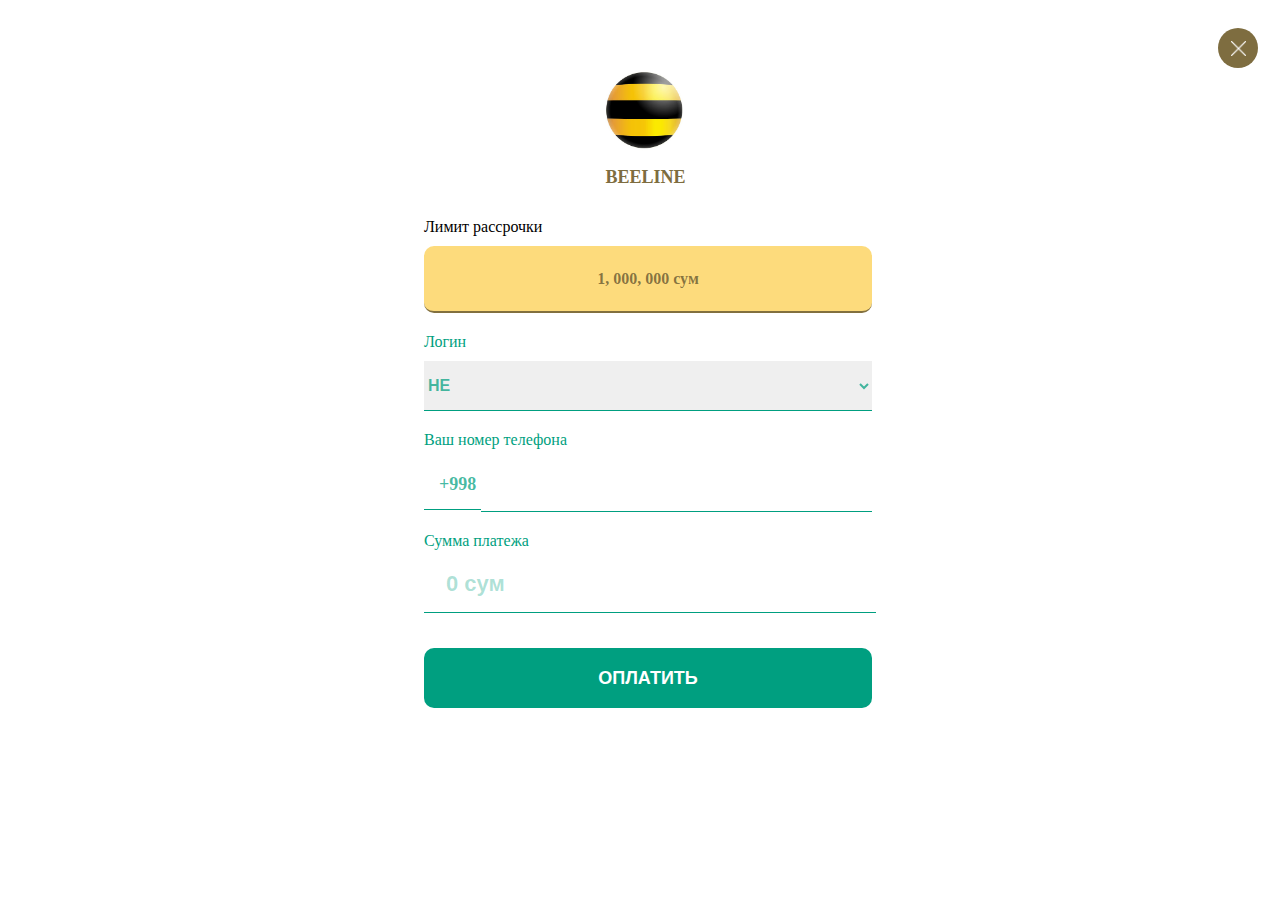
<file: src/new-pop-up.html>
<!DOCTYPE html>
<html lang="en">
<head>
  <meta charset="UTF-8">
  <meta name="viewport" content="width=device-width, initial-scale=1.0">
  <!--CDN Bootstrap-->
  <link 
    rel="stylesheet" href="https://stackpath.bootstrapcdn.com/bootstrap/4.5.0/css/bootstrap.min.css" 
    integrity="sha384-9aIt2nRpC12Uk9gS9baDl411NQApFmC26EwAOH8WgZl5MYYxFfc+NcPb1dKGj7Sk" 
    crossorigin="anonymous"
  >
  <!--CSS-->
  <link rel="stylesheet" href="index.css">
  <title>NEW-POP-UP</title>
</head>
<body>
  <div class="new-popup-container">
    <div class="new-popup-close-icon">
      <img src="../assets/icons/close.png" alt="close">
    </div>
    <div class="new-popup-company-cards-container">
      <img src="../assets/images/beeline-new.jpg" alt="company-logo">
      <span>BEELINE</span>
    </div>
    <div class="new-popup-form">
    <div class="new-popup-user-balnce-container">
      <span>Лимит рассрочки</span>
      <div class="newpop-up-input-balance"><span>1, 000, 000 сум</span></div>
    </div>
    <div class="new-popup-input-container">
      <span>Логин</span>
        <select type="tel" class="new-popup-input"> 
          <option>HE</option>
          <option>HO</option>
          <option>EX</option>
          <option>PEX</option>
        </select>
     
    </div>
      <div class="new-popup-input-container">
        <span>Ваш номер телефона</span>
        <div class="new-popup-row">
          <div class="new-popup-mask">+998</div>
          <input type="tel" class="new-popup-input" maxlength="9">
        </div>
      </div>
      <div class="new-popup-input-container">
        <span>Сумма платежа</span>
        <input type="tel" class="new-popup-input" placeholder="0 сум">
      </div>
      <button class="new-popup-btn">ОПЛАТИТЬ</button>
    </div>
  </div>
  

  <!--CDN JS Bootstrap-->
  <script src="https://code.jquery.com/jquery-3.5.1.slim.min.js" integrity="sha384-DfXdz2htPH0lsSSs5nCTpuj/zy4C+OGpamoFVy38MVBnE+IbbVYUew+OrCXaRkfj" crossorigin="anonymous"></script>
  <script src="https://cdn.jsdelivr.net/npm/popper.js@1.16.0/dist/umd/popper.min.js" integrity="sha384-Q6E9RHvbIyZFJoft+2mJbHaEWldlvI9IOYy5n3zV9zzTtmI3UksdQRVvoxMfooAo" crossorigin="anonymous"></script>
  <script src="https://stackpath.bootstrapcdn.com/bootstrap/4.5.0/js/bootstrap.min.js" integrity="sha384-OgVRvuATP1z7JjHLkuOU7Xw704+h835Lr+6QL9UvYjZE3Ipu6Tp75j7Bh/kR0JKI" crossorigin="anonymous"></script>
</body>
</html>
</file>
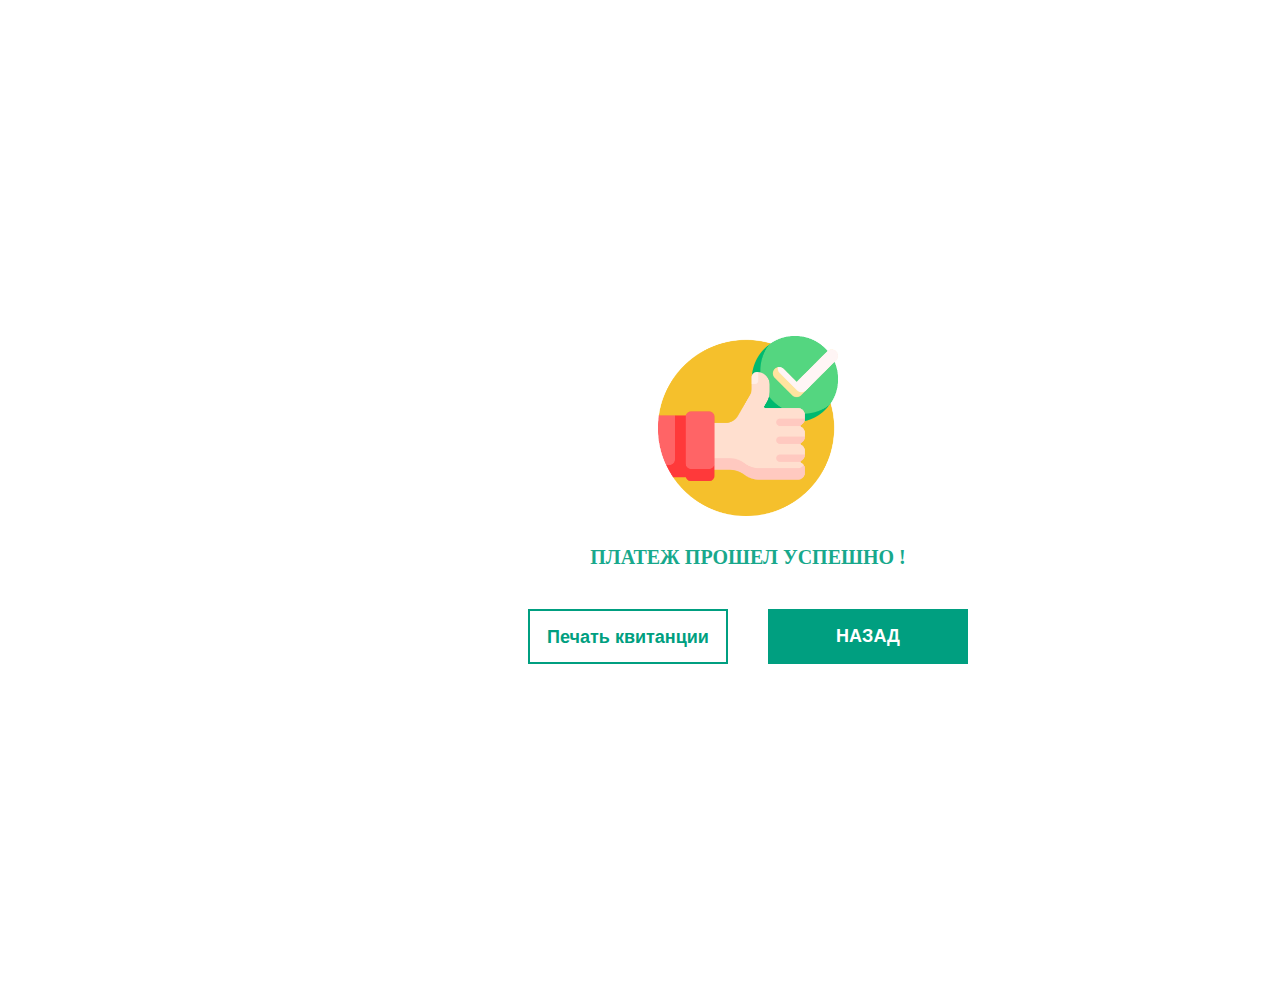
<file: src/payments-success.html>
<!DOCTYPE html>
<html lang="en">
<head>
  <meta charset="UTF-8">
  <meta name="viewport" content="width=device-width, initial-scale=1.0">
  <!--CDN Bootstrap-->
  <link 
    rel="stylesheet" href="https://stackpath.bootstrapcdn.com/bootstrap/4.5.0/css/bootstrap.min.css" 
    integrity="sha384-9aIt2nRpC12Uk9gS9baDl411NQApFmC26EwAOH8WgZl5MYYxFfc+NcPb1dKGj7Sk" 
    crossorigin="anonymous"
  >
  <!--CSS-->
  <link rel="stylesheet" href="index.css">
  <title>Pop-up</title>
</head>
<body>
  <!-----------------------START------------------------------>
  <div class="payment-page-section2">
<!----------------------------------------------------------------------------->
    <div class="column-page4-success">
        <div class="success-payment-container-success">
              <img src="../assets/images/like.png" alt="success">
              <div class="title-success-success">ПЛАТЕЖ ПРОШЕЛ УСПЕШНО !</div>
              <div class="button-wrappers-success">
                  <button class="btn-outline-secondary-page4-success">Печать квитанции</button>
                  <button class="btn-filled-secondary-page4-success">НАЗАД</button>
              </div>
        </div>
    </div>
</div>
<!----------------------------------------------------END---------------------->
   
  <!--CDN JS Bootstrap-->
  <script src="https://code.jquery.com/jquery-3.5.1.slim.min.js" integrity="sha384-DfXdz2htPH0lsSSs5nCTpuj/zy4C+OGpamoFVy38MVBnE+IbbVYUew+OrCXaRkfj" crossorigin="anonymous"></script>
  <script src="https://cdn.jsdelivr.net/npm/popper.js@1.16.0/dist/umd/popper.min.js" integrity="sha384-Q6E9RHvbIyZFJoft+2mJbHaEWldlvI9IOYy5n3zV9zzTtmI3UksdQRVvoxMfooAo" crossorigin="anonymous"></script>
  <script src="https://stackpath.bootstrapcdn.com/bootstrap/4.5.0/js/bootstrap.min.js" integrity="sha384-OgVRvuATP1z7JjHLkuOU7Xw704+h835Lr+6QL9UvYjZE3Ipu6Tp75j7Bh/kR0JKI" crossorigin="anonymous"></script>
</body>
</html>
</file>
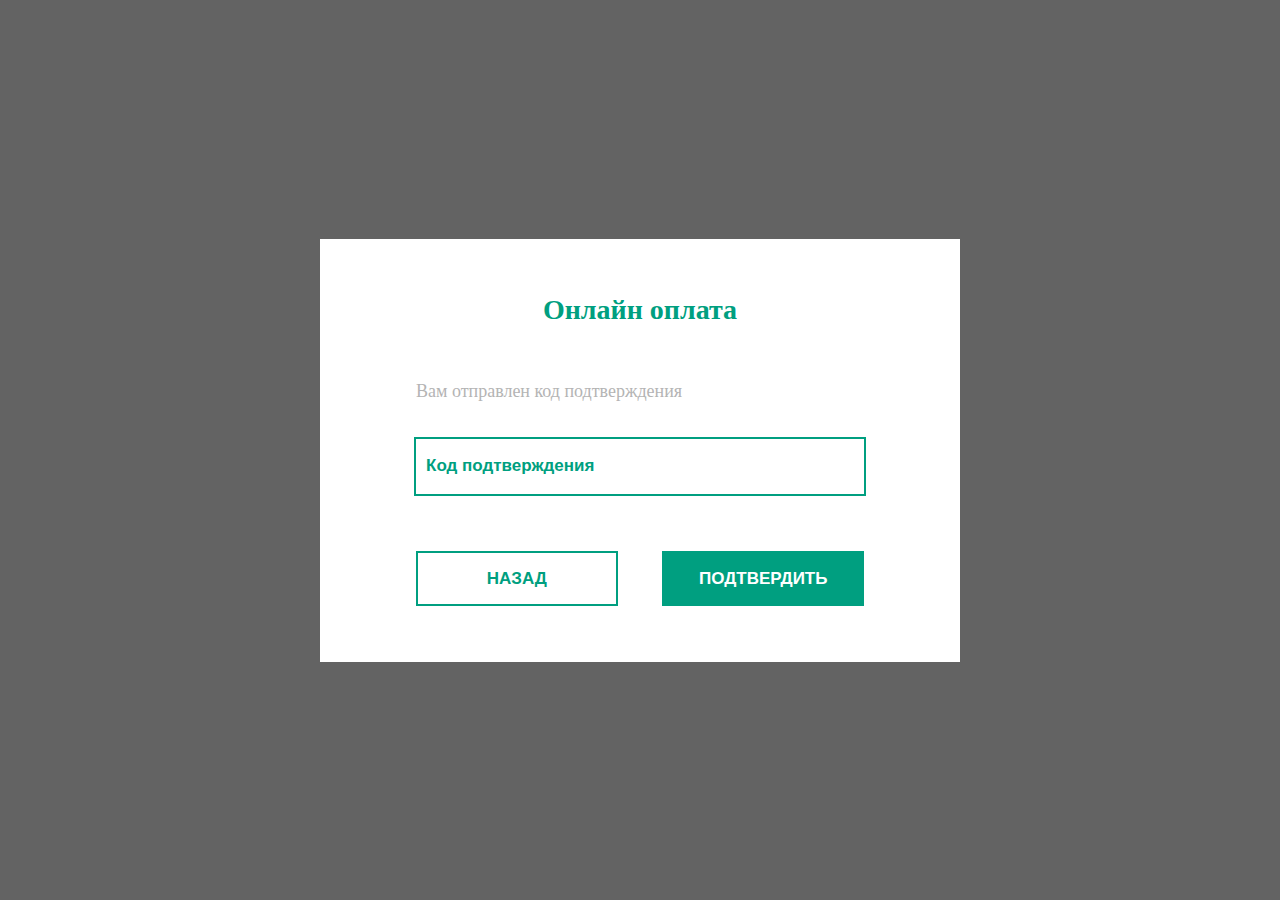
<file: src/pop-up.html>
<!DOCTYPE html>
<html lang="en">
<head>
  <meta charset="UTF-8">
  <meta name="viewport" content="width=device-width, initial-scale=1.0">
  <!--CDN Bootstrap-->
  <link rel="stylesheet" href="https://stackpath.bootstrapcdn.com/bootstrap/4.5.0/css/bootstrap.min.css" 
    integrity="sha384-9aIt2nRpC12Uk9gS9baDl411NQApFmC26EwAOH8WgZl5MYYxFfc+NcPb1dKGj7Sk" 
    crossorigin="anonymous"
  >
  <!--CSS-->
  <link rel="stylesheet" href="index.css">
  <title>Pop-up</title>
</head>
<body>
    <div class="popup-container">
        <div class="popup-wrapper">
            <div class="popup-component">
                <div class="popup-title">Онлайн оплата</div>
                <div class="popup-subtitle">Вам отправлен код подтверждения</div>
                <input class="popup-input" placeholder="Код подтверждения"></input>
                <div class="popup-btn-wrapper">
                    <button class="popup-btn-outline">НАЗАД</button>
                    <button class="popup-btn-primary">ПОДТВЕРДИТЬ</button>
                </div>
            </div>
        </div>
    </div>

  
  <!--CDN JS Bootstrap-->
  <script src="https://code.jquery.com/jquery-3.5.1.slim.min.js" integrity="sha384-DfXdz2htPH0lsSSs5nCTpuj/zy4C+OGpamoFVy38MVBnE+IbbVYUew+OrCXaRkfj" crossorigin="anonymous"></script>
  <script src="https://cdn.jsdelivr.net/npm/popper.js@1.16.0/dist/umd/popper.min.js" integrity="sha384-Q6E9RHvbIyZFJoft+2mJbHaEWldlvI9IOYy5n3zV9zzTtmI3UksdQRVvoxMfooAo" crossorigin="anonymous"></script>
  <script src="https://stackpath.bootstrapcdn.com/bootstrap/4.5.0/js/bootstrap.min.js" integrity="sha384-OgVRvuATP1z7JjHLkuOU7Xw704+h835Lr+6QL9UvYjZE3Ipu6Tp75j7Bh/kR0JKI" crossorigin="anonymous"></script>
</body>
</html>
</file>
<file: src/index.css>
.header {
  width: 100vw;
  height: 65vh;
  background-image: url("../assets/images/zmarketCardsBg.png");
  background-position: center;
  background-size: cover;
  display: flex;
  flex-direction: column;
  align-items: center;
  justify-content: center;
}
@media screen and (max-width: 1300px) {
  .header {
    height: 60vh;
  }
}

@media screen and (max-width: 991px) {
  .header {
    height: 50vh;
  }
}

@media screen and (max-width: 550px) {
  .header {
    height: 40vh;
  }
}

.header .heading-title {
  text-align: center;
  font-size: 55px;
  font-weight: 400;
  letter-spacing: 0px;
  color: #00CCA4;
  opacity: 1;
  font-style: italic;
  margin-top: 20px;
}
@media screen and (max-width: 991px) {
  .header .heading-title {
    font-size: 42px;
    font-weight: 500;
  }
}
@media screen and (max-width: 768px) {
  .header .heading-title {
    font-size: 30px;
  }
}
.header .header-content {
  width: 95%;
  height: fit-content;
  display: flex;
  flex-direction: row;
  align-items: center;
  justify-content: space-evenly;
  margin-top: 30px;
  flex-wrap: wrap;
  margin-left: auto;
  margin-right: auto;
}
@media screen and (max-width: 550px) {
  .header .header-content {
    display: none;
  }
}
.header .header-content-mobile {
  width: 100%;
  height: fit-content;
  margin-top: 30px;
  display: none;
}
@media screen and (max-width: 550px) {
  .header .header-content-mobile {
    display: block;
  }
}

input {
  text-indent: 20px;
}

.homepage-section-one {
  width: 100vw;
  height: fit-content;
  display: flex;
  flex-direction: column;
  padding-left: 100px;
  padding-right: 100px;
  margin-top: 50px;
  margin-bottom: 50px;
  margin-left: 0;
  align-items: center;
  justify-content: center;
}
@media screen and (min-width: 1500px) {
  .homepage-section-one {
    padding-left: 100px;
    padding-right: 100px;
  }
}
@media screen and (max-width: 1100px) {
  .homepage-section-one {
    margin-top: 40px;
    margin-bottom: 40px;
    padding-left: 50px;
    padding-right: 50px;
  }
}
@media screen and (max-width: 550px) {
  .homepage-section-one {
    padding-left: 30px;
    padding-right: 30px;
  }
}
.homepage-section-one .row {
  width: 100%;
  height: 100%;
  display: flex;
  flex-direction: row;
  align-items: center;
  justify-content: space-between;
  margin-top: 30px;
}
@media screen and (min-width: 1500px) {
  .homepage-section-one .row {
    width: 70%;
  }
}
.homepage-section-one .row .image-wrapper {
  width: 50%;
  height: fit-content;
  display: flex;
  flex-direction: row;
  align-items: center;
}
@media screen and (max-width: 1100px) {
  .homepage-section-one .row .image-wrapper {
    width: 45%;
  }
}
@media screen and (max-width: 991px) {
  .homepage-section-one .row .image-wrapper {
    width: 40%;
  }
}
@media screen and (max-width: 550px) {
  .homepage-section-one .row .image-wrapper {
    display: none;
  }
}
.homepage-section-one .row .image-wrapper img {
  width: 55%;
  height: auto;
  margin-left: auto;
  margin-right: auto;
}
@media screen and (max-width: 768px) {
  .homepage-section-one .row .image-wrapper img {
    width: 65%;
  }
}
.homepage-section-one .row form {
  width: 40%;
  height: fit-content;
  display: flex;
  flex-direction: column;
  justify-content: space-evenly;
  align-items: center;
}
@media screen and (min-width: 1500px) {
  .homepage-section-one .row form {
    width: 25vw;
  }
}
@media screen and (max-width: 1100px) {
  .homepage-section-one .row form {
    width: 45%;
  }
}
@media screen and (max-width: 991px) {
  .homepage-section-one .row form {
    width: 50%;
  }
}
@media screen and (max-width: 550px) {
  .homepage-section-one .row form {
    width: 100%;
  }
}
.homepage-section-one .row form .input-container {
  display: flex;
  flex-direction: row;
  justify-content: center;
  align-items: center;
}
.homepage-section-one .row form .input-container select {
  width: 20%;
  height: 55px;
  border: 2px solid #009F80;
  border-radius: 5px;
  margin-right: 15px;
  transition: 1s;
  text-indent: 10px;
  color: #009F80;
  padding-right: 5px;
}
.homepage-section-one .row form .input-container select:hover {
  border-color: #00CCA4;
}
.homepage-section-one .row form .input-container select:focus {
  outline: none;
}
.homepage-section-one .row form .input-container select option {
  color: #009F80;
  text-indent: 20px;
}
.homepage-section-one .row form .input-container select::placeholder {
  color: #009f7f83;
  text-indent: 20px;
}
@media screen and (max-width: 550px) {
  .homepage-section-one .row form .input-container select::placeholder {
    text-indent: 10px;
  }
}
@media screen and (max-width: 550px) {
  .homepage-section-one .row form .input-container select {
    border: 1px solid #009F80;
  }
}

.card {
  width: 22vw;
  height: auto;
  display: flex;
  flex-direction: column;
  margin-left: auto;
  margin-right: auto;
  border-radius: 10px;
  overflow: hidden;
  margin-bottom: 30px;
  background: transparent;
  border: none;
}
@media screen and (max-width: 1200px) {
  .card {
    width: 23%;
    height: auto;
  }
}
@media screen and (max-width: 1100px) {
  .card {
    width: 20%;
    height: auto;
  }
}
@media screen and (max-width: 991px) {
  .card {
    width: 34%;
    height: 16vh;
  }
}
@media screen and (max-width: 768px) {
  .card {
    width: 37%;
    height: auto;
  }
}
@media screen and (max-width: 550px) {
  .card {
    width: 70%;
    height: auto;
  }
}
.card img {
  width: 100%;
  height: 100%;
}
.card .card-type {
  font-size: 18px;
  font-weight: 500;
  color: white;
  position: absolute;
  font-style: italic;
  margin-left: 20px;
  margin-top: 5px;
}
@media screen and (max-width: 1100px) {
  .card .card-type {
    font-size: 16px;
  }
}
@media screen and (max-width: 550px) {
  .card .card-type {
    font-size: 18px;
  }
}
.card .amount {
  font-size: 25px;
  font-weight: 400;
  color: white;
  margin-left: 20px;
  position: absolute;
  bottom: 0;
  margin-bottom: 40px;
}
.card .amount span {
  font-size: 22px;
  color: white;
  font-weight: 700;
}
@media screen and (max-width: 1100px) {
  .card .amount {
    font-size: 18px;
  }
}


.card-mobile {
  width: 20vw;
  height: auto;
  display: flex;
  flex-direction: column;
  margin-left: auto;
  margin-right: auto;
  border-radius: 10px;
  overflow: hidden;
  margin-bottom: 30px;
}
@media screen and (max-width: 1200px) {
  .card-mobile {
    width: 23%;
    height: auto;
  }
}
@media screen and (max-width: 1100px) {
  .card-mobile {
    width: 20%;
    height: auto;
  }
}
@media screen and (max-width: 991px) {
  .card-mobile {
    width: 34%;
    height: 16vh;
  }
}
@media screen and (max-width: 768px) {
  .card-mobile {
    width: 37%;
    height: auto;
  }
}
@media screen and (max-width: 550px) {
  .card-mobile {
    width: 70%;
    height: auto;
  }
}
.card-mobile img {
  width: 100%;
  height: 100%;
}
.card-mobile .card-type {
  font-size: 18px;
  font-weight: 500;
  color: white;
  position: absolute;
  font-style: italic;
  margin-left: 20px;
  margin-top: 5px;
}
@media screen and (max-width: 1100px) {
  .card-mobile .card-type {
    font-size: 16px;
  }
}
@media screen and (max-width: 550px) {
  .card-mobile .card-type {
    font-size: 16px;
  }
}
.card-mobile .amount {
  font-size: 25px;
  font-weight: 400;
  color: white;
  margin-left: 20px;
  position: absolute;
  margin-top: 100px;
}
.card-mobile .amount span {
  font-size: 18px;
  color: white;
  font-weight: 700;
}
@media screen and (max-width: 1100px) {
  .card-mobile .amount {
    font-size: 18px;
  }
}
@media screen and (max-width: 550px) {
  .card-mobile .amount {
    font-size: 17px;
    margin-bottom: 40px;
  }
}

.payment-page-section1 {
  width: 100vw;
  height: fit-content;
  display: flex;
  flex-direction: column;
  padding-left: 100px;
  padding-right: 100px;
  margin-top: 50px;
  margin-bottom: 100px;
  margin-left: 0;
  align-items: center;
  justify-content: center;
}
@media screen and (min-width: 1500px) {
  .payment-page-section1 {
    padding-left: 100px;
    padding-right: 100px;
  }
}
@media screen and (max-width: 1100px) {
  .payment-page-section1 {
    margin-top: 40px;
    margin-bottom: 40px;
    padding-left: 50px;
    padding-right: 50px;
  }
}
@media screen and (max-width: 550px) {
  .payment-page-section1 {
    padding-left: 30px;
    padding-right: 30px;
  }
}
.payment-page-section1 .column-page2 {
  width: 100%;
  height: fit-content;
  display: flex;
  flex-direction: column;
  align-items: center;
}
.payment-page-section1 .row-page2 {
  width: 90%;
  height: 100%;
  display: flex;
  flex-direction: row;
  justify-content: center;
  margin-top: 30px;
}
@media screen and (min-width: 1500px) {
  .payment-page-section1 .row-page2 {
    width: 70%;
  }
}
@media screen and (max-width: 550px) {
  .payment-page-section1 .row-page2 {
    display: flex;
    flex-direction: column;
  }
}
@media screen and (max-width: 768px) {
  .payment-page-section1 .row-page2 {
    width: 100%;
  }
}
.payment-page-section1 .row-page2 .col-page2 {
  width: 80%;
  height: fit-content;
  display: flex;
  flex-direction: column;
  align-items: center;
  justify-content: space-between;
}
@media screen and (max-width: 991px) {
  .payment-page-section1 .row-page2 .col-page2 {
    width: 90%;
  }
}
@media screen and (max-width: 700px) {
  .payment-page-section1 .row-page2 .col-page2 {
    width: 100%;
  }
}
.payment-page-section1 .row-page2 .col2-page2 {
  width: 80%;
  height: fit-content;
  display: flex;
  flex-direction: column;
  align-items: center;
  justify-content: space-between;
}
@media screen and (max-width: 991px) {
  .payment-page-section1 .row-page2 .col2-page2 {
    width: 90%;
  }
}
@media screen and (max-width: 700px) {
  .payment-page-section1 .row-page2 .col2-page2 {
    width: 100%;
  }
}
@media screen and (max-width: 550px) {
  .payment-page-section1 .row-page2 .col2-page2 {
    display: flex;
    flex-direction: column;
  }
}
.payment-page-section1 .row-page2 .outline-input-box {
  width: 80%;
  height: 12vh;
  border: 2px solid #009F80;
  border-radius: 7px;
  display: flex;
  justify-content: center;
  align-items: center;
  margin-top: 20px;
  text-align: center;
}
.payment-page-section1 .row-page2 .outline-input-box span {
  font-size: 18px;
  font-weight: 600;
  color: #009F80;
  padding: 10px;
}
@media screen and (max-width: 768px) {
  .payment-page-section1 .row-page2 .outline-input-box span {
    font-size: 16px;
    height: 10vh;
  }
}

.container-column-page2 {
  display: flex;
  flex-direction: column;
  width: 80%;
}
.container-column-page2 .input-title {
  font-size: 18px;
  color: #707070;
  font-weight: 500;
  margin-bottom: 10px;
}

.container-column-page2-1 {
  display: flex;
  flex-direction: column;
  width: 80%;
}
.container-column-page2-1 .input-title {
  font-size: 18px;
  color: #707070;
  font-weight: 500;
  margin-bottom: 10px;
}
@media screen and (max-width: 550px) {
  .container-column-page2-1 {
    order: 2;
  }
}

.container-column-page2-2 {
  display: flex;
  flex-direction: column;
  width: 80%;
}
.container-column-page2-2 .input-title {
  font-size: 18px;
  color: #707070;
  font-weight: 500;
  margin-bottom: 10px;
}
@media screen and (max-width: 550px) {
  .container-column-page2-2 {
    order: 3;
  }
}

.primary-filled-input {
  background: #00CCA4 0% 0% no-repeat padding-box;
  opacity: 1;
  width: 100%;
  height: 55px;
  display: flex;
  justify-content: center;
  align-items: center;
  border-radius: 5px;
  margin-bottom: 30px;
}
.primary-filled-input h1 {
  font-size: 18px;
  color: white;
  font-weight: 700;
  margin-top: auto;
  margin-bottom: auto;
  margin-left: 10px;
}

.card-page2 {
  width: 80%;
  height: auto;
  display: flex;
  flex-direction: column;
  margin-left: auto;
  margin-right: auto;
  border-radius: 13px;
  overflow: hidden;
  margin-bottom: 30px;
  border: none;
  /* box-shadow: 0px 6px 9px #00000029; */
  /* background: transparent; */
  padding: 0;
}
@media screen and (max-width: 550px) {
  .card-page2 {
    order: 1;
  }
}
.card-page2 img {
  width: 100%;
  height: 100%;
  margin-top: -10px;
  border: none;
  background-color: white;
  border-radius: 13px;
}

.card-page2 .card-type-page2 {
  font-size: 19px;
  font-weight: 500;
  color: black;
  position: absolute;
  margin-left: 20px;
  margin-top: 10px;
  font-style: italic;
}
@media screen and (max-width: 1100px) {
  .card-page2 .card-type-page2 {
    font-size: 16px;
  }
}
@media screen and (max-width: 550px) {
  .card-page2 .card-type-page2 {
    font-size: 18px;
  }
}
.card-page2 .amount-page2 {
  font-size: 22px;
  font-weight: 400;
  color: black;
  margin-left: 20px;
  position: absolute;
  margin-top: 100px;
  
}
.card-page2 .amount-page2 span {
  font-size: 20px;
  font-weight: 700;
}
@media screen and (max-width: 1100px) {
  .card-page2 .amount-page2 {
    font-size: 18px;
  }
}
@media screen and (max-width: 550px) {
  .card-page2 .amount-page2 {
    font-size: 22px;
  }
}

.button-page2 {
  opacity: 1;
  width: 30%;
  height: 55px;
  display: flex;
  justify-content: center;
  align-items: center;
  border-radius: 5px;
  background-color: white;
  border: 2px solid #FF685D;
  margin-top: 30px;
}
.button-page2 h1 {
  font-size: 18px;
  color: #FF685D;
  font-weight: 700;
  margin-top: auto;
  margin-bottom: auto;
}
.button-page2:focus {
  outline: none;
  background-color: white;
  border: 2px solid #FE0F12;
}
.button-page2:hover {
  opacity: 1;
  border: 2px solid #FE0F12;
  background-color: white;
}
.button-page2:hover h1 {
  color: #FE0F12;
}
@media screen and (max-width: 768px) {
  .button-page2 {
    width: 50%;
  }
}
@media screen and (max-width: 550px) {
  .button-page2 {
    width: 80%;
  }
}

.payment-page-section2 {
  width: 100vw;
  height: fit-content;
  display: flex;
  flex-direction: column;
  padding-left: 100px;
  padding-right: 100px;
  margin-top: 50px;
  margin-bottom: 50px;
  margin-left: 0;
  align-items: center;
  justify-content: center;
}
@media screen and (min-width: 1500px) {
  .payment-page-section2 {
    padding-left: 100px;
    padding-right: 100px;
  }
}
@media screen and (max-width: 1100px) {
  .payment-page-section2 {
    margin-top: 40px;
    margin-bottom: 40px;
    padding-left: 50px;
    padding-right: 50px;
  }
}
@media screen and (max-width: 550px) {
  .payment-page-section2 {
    padding-left: 20px;
    padding-right: 20px;
  }
}

.column-page3 {
  width: 90%;
  height: fit-content;
  display: flex;
  flex-direction: row;
  align-items: flex-start;
  justify-content: space-evenly;
  margin-top: 30px;
}
@media screen and (min-width: 1500px) {
  .column-page3 {
    width: 70%;
  }
}
@media screen and (max-width: 768px) {
  .column-page3 {
    width: 100%;
  }
}
@media screen and (max-width: 700px) {
  .column-page3 {
    display: flex;
    flex-direction: column;
    align-items: center;
    justify-content: center;
  }
}
.column-page3 .col-container-page3 {
  width: 45%;
  height: fit-content;
  display: flex;
  flex-direction: column;
  justify-content: center;
  align-items: center;
}
@media screen and (max-width: 768px) {
  .column-page3 .col-container-page3 {
    width: 50%;
  }
}
@media screen and (max-width: 700px) {
  .column-page3 .col-container-page3 {
    width: 90%;
  }
}
@media screen and (max-width: 550px) {
  .column-page3 .col-container-page3 {
    width: 100%;
  }
}
.column-page3 .col-container-page3 .card-company-container {
  width: 63%;
  height: fit-content;
  display: flex;
  flex-direction: column;
  justify-content: center;
  align-items: center;
  background: #FFFFFF 0% 0% no-repeat padding-box;
  box-shadow: 0px 6px 9px #00000029;
  border: 2px solid #009F80;
  opacity: 0.75;
  cursor: pointer;
  border-radius: 15px;
  margin-bottom: 20px;
}
@media screen and (max-width: 550px) {
  .column-page3 .col-container-page3 .card-company-container {
    width: 90%;
    order: 2;
    border: 1px solid #009F80;
    border-radius: 11px;
  }
}
.column-page3 .col-container-page3 .card-company-container img {
  width: 20%;
  height: auto;
  margin-top: 20px;
}
.column-page3 .col-container-page3 .card-company-container span {
  text-align: center;
  font-size: 20px;
  font-weight: 700;
  letter-spacing: 0px;
  color: #009F80;
  opacity: 1;
  text-transform: uppercase;
  margin-bottom: 15px;
  margin-top: 15px;
}
.column-page3 .row-page3 {
  width: 45%;
  height: 100%;
  display: flex;
  flex-direction: column;
  justify-content: space-between;
  align-items: center;
}
@media screen and (max-width: 768px) {
  .column-page3 .row-page3 {
    width: 50%;
  }
}
@media screen and (max-width: 700px) {
  .column-page3 .row-page3 {
    width: 90%;
  }
}
@media screen and (max-width: 550px) {
  .column-page3 .row-page3 {
    width: 100%;
  }
}

.container-column-page3 {
  width: 80%;
  display: flex;
  flex-direction: column;
}
.container-column-page3 .input-title {
  font-size: 18px;
  color: #707070;
  font-weight: 500;
  margin-bottom: 10px;
}
@media screen and (max-width: 550px) {
  .container-column-page3 {
    width: 90%;
  }
}
.container-column-page3 .tel-mask {
  height: 55px;
  width: 25%;
  font-size: 18px;
  color: white;
  background-color: #009F80;
  font-weight: 700;
  display: flex;
  justify-content: center;
  align-items: center;
  margin-right: -5px;
}
@media screen and (max-width: 550px) {
  .container-column-page3 .tel-mask {
    font-size: 15px;
  }
}
.container-column-page3 .input-wrapper {
  width: 100%;
  height: fit-content;
  display: flex;
  flex-direction: row;
}

.btn-page3 {
  opacity: 1;
  width: 80%;
  height: 55px;
  display: flex;
  justify-content: center;
  align-items: center;
  border-radius: 5px;
  background-color: white;
  border: 2px solid #FF685D;
  margin-top: 50px;
  margin-left: 0;
  margin-right: 0;
}
@media screen and (max-width: 550px) {
  .btn-page3 {
    margin-top: 20px;
  }
}
.btn-page3 h1 {
  font-size: 18px;
  color: #FF685D;
  font-weight: 700;
  margin-top: auto;
  margin-bottom: auto;
}
.btn-page3:focus {
  outline: none;
  border: 2px solid #FE0F12;
}
.btn-page3:hover {
  border: 2px solid #FE0F12;
  background-color: white;
}
.btn-page3:hover h1 {
  color: #FE0F12;
}
@media screen and (max-width: 550px) {
  .btn-page3 {
    width: 90%;
  }
}

.card-page3 {
  width: 63%;
  height: auto;
  display: flex;
  flex-direction: column;
  margin-left: auto;
  margin-right: auto;
  border-radius: 10px;
  overflow: hidden;
  margin-bottom: 30px;
  border: none;
  background: #FFFFFF 0% 0% no-repeat padding-box;
  box-shadow: 0px 6px 9px #00000029;
}
@media screen and (max-width: 550px) {
  .card-page3 {
    width: 90%;
    order: 1;
  }
}
.card-page3 img {
  width: 100%;
  height: 100%;
}
.card-page3 .card-type-page3 {
  font-size: 16px;
  font-weight: 700;
  color: black;
  position: absolute;
  margin-left: 20px;
  margin-top: 10px;
}
@media screen and (max-width: 1100px) {
  .card-page3 .card-type-page3 {
    font-size: 16px;
  }
}
@media screen and (max-width: 550px) {
  .card-page3 .card-type-page3 {
    font-size: 18px;
  }
}
.card-page3 .amount-page3 {
  font-size: 19px;
  font-weight: 700;
  color: black;
  margin-left: 20px;
  bottom: 0;
  margin-top: -50px;
}
@media screen and (max-width: 1100px) {
  .card-page3 .amount-page3 {
    font-size: 18px;
  }
}
@media screen and (max-width: 550px) {
  .card-page3 .amount-page3 {
    font-size: 22px;
  }
}

.column-page-4 {
  width: 100%;
  height: 100%;
  display: flex;
  justify-content: center;
  align-items: center;
}

.success-payment-container {
  width: fit-content;
  height: fit-content;
  display: flex;
  flex-direction: column;
  justify-content: center;
  align-items: center;
}

.success-payment-container img {
  width: 40%;
  height: auto;
  margin-top: 30px;
}
@media screen and (max-width: 550px) {
  .success-payment-container img {
    width: 30%;
  }
}

.button-wrappers {
  display: flex;
  flex-direction: row;
  margin-top: 30px;
}
@media screen and (max-width: 550px) {
  .button-wrappers {
    margin-top: 20px;
  }
}

.title-success {
  width: fit-content;
  font-size: 20px;
  font-weight: 700;
  letter-spacing: 0px;
  color: #009F80;
  opacity: 0.9;
  margin-top: 30px;
}
@media screen and (max-width: 550px) {
  .title-success {
    font-size: 18px;
  }
}

.btn-outline-secondary-page4 {
  width: 200px;
  height: 55px;
  background-color: white;
  border: 2px solid #009F80;
  color: #009F80;
  font-size: 18px;
  font-weight: 700;
  text-align: center;
  cursor: pointer;
  margin-right: 20px;
  margin-top: 0;
  transition: 1s;
  line-height: 18px;
}
.btn-outline-secondary-page4:focus {
  outline: none;
  background-color: white;
  color: #00CCA4;
  opacity: 1;
  border: 2px solid #00CCA4;
}
.btn-outline-secondary-page4:hover {
  color: #00CCA4;
  border: 2px solid #00CCA4;
  background-color: white;
}
@media screen and (max-width: 550px) {
  .btn-outline-secondary-page4 {
    width: 160px;
    height: 50px;
    font-size: 15px;
    margin-right: 10px;
    border: 1px solid #009F80;
    font-weight: 500;

  }
}

button, .btn-filled-secondary-page4 {
  width: 200px;
  height: 55px;
  background-color: #009F80;
  border: none;
  color: white;
  font-size: 18px;
  font-weight: 700;
  text-align: center;
  cursor: pointer;
  margin-left: 20px;
  margin-top: 0;
  transition: 1s;
  opacity: 1;
}
button:focus, .btn-filled-secondary-page4:focus {
  outline: none;
  background-color: #00CCA4;
  color: white;
  opacity: 1;
  border: none;
}
button:hover, .btn-filled-secondary-page4:hover {
  background-color: #00CCA4;
  color: white;
  border: none;
}
@media screen and (max-width: 550px) {
  button, .btn-filled-secondary-page4 {
    width: 160px;
    height: 50px;
    font-size: 15px;
    margin-left: 10px;
  }
}

.popup-container {
  width: 100%;
  height: 100%;
  position: fixed;
  display: table;
  top: 0;
  bottom: 0;
  right: 0;
  left: 0;
  margin: auto;
  background-color: rgba(0, 0, 0, 0.61);
  z-index: 888;
}

.popup-wrapper {
  width: 100vw;
  height: 100vh;
  display: flex;
  flex-direction: row;
  align-items: center;
  justify-content: center;
}

.popup-component {
  width: 50vw;
  height: 47vh;
  background-color: white;
  display: flex;
  flex-direction: column;
  justify-content: space-evenly;
  align-items: center;
  border: none;
}
@media screen and (max-width: 991px) {
  .popup-component {
    width: 80%;
    height: 50%;
  }
}
@media screen and (max-width: 768px) {
  .popup-component {
    height: 40%;
  }
}
@media screen and (max-width: 600px) {
  .popup-component {
    width: 95%;
  }
}
@media screen and (max-width: 450px) {
  .popup-component {
    width: 90%;
    height: 40%;
  }
}

.popup-title {
  font-size: 28px;
  font-weight: 700;
  color: #009F80;
}
@media screen and (max-width: 450px) {
  .popup-title {
    font-size: 22px;
  }
}

.popup-subtitle {
  width: 70%;
  font-size: 18px;
  font-weight: 500;
  color: #B4B4B4;
  margin-bottom: -20px;
}
@media screen and (max-width: 450px) {
  .popup-subtitle {
    width: 90%;
    font-size: 16px;
    margin-bottom: -10px;
  }
}

.popup-input {
  width: 70%;
  height: 55px;
  border: 2px solid #009F80;
  background-color: white;
  color: #009F80;
  border-radius: 0;
  transition: 1s;
  text-indent: 0;
  padding: 0;
  text-indent: 10px;
}
.popup-input::placeholder {
  font-size: 17px;
  font-weight: 600;
  color: #009F80;
  text-indent: 10px;
}
.popup-input:focus {
  border-color: #00CCA4;
}
.popup-input:focus::placeholder {
  color: #00CCA4;
}
.popup-input:hover {
  border-color: #00CCA4;
}
.popup-input:hover::placeholder {
  color: #00CCA4;
}
@media screen and (max-width: 450px) {
  .popup-input {
    width: 90%;
    height: 50px;
  }
  .popup-input::placeholder {
    font-size: 15px;
  }
}

.popup-btn-wrapper {
  width: 70%;
  height: fit-content;
  display: flex;
  flex-direction: row;
  align-items: center;
  justify-content: space-between;
}
@media screen and (max-width: 450px) {
  .popup-btn-wrapper {
    width: 90%;
  }
}

.popup-btn-outline {
  width: 45%;
  height: 55px;
  background-color: white;
  border: 2px solid #009F80;
  font-size: 17px;
  color: #009F80;
  font-weight: 700;
  display: flex;
  justify-content: center;
  align-items: center;
  transition: 1s;
  margin-left: 0;
  margin-top: 0;
}
.popup-btn-outline:hover {
  border: 2px solid #00CCA4;
  color: #00CCA4;
}
.popup-btn-outline:focus {
  border: 2px solid #00CCA4;
  color: #00CCA4;
}
@media screen and (max-width: 768px) {
  .popup-btn-outline {
    font-size: 15px;
    font-weight: 600;
  }
}
@media screen and (max-width: 450px) {
  .popup-btn-outline {
    width: 48%;
    height: 50px;
    font-size: 13px;
  }
}

.popup-btn-primary {
  width: 45%;
  height: 55px;
  background-color: #009F80;
  border: none;
  font-size: 17px;
  color: white;
  font-weight: 700;
  display: flex;
  justify-content: center;
  align-items: center;
  transition: 1s;
  margin-top: 0;
}
.popup-btn-primary:hover {
  background-color: #00CCA4;
}
.popup-btn-primary:focus {
  background-color: #00CCA4;
  color: white;
}
@media screen and (max-width: 768px) {
  .popup-btn-primary {
    font-size: 15px;
    font-weight: 600;
  }
}
@media screen and (max-width: 450px) {
  .popup-btn-primary {
    width: 48%;
    height: 50px;
    font-size: 13px;
  }
}

body {
  overflow-x: hidden;
}

.container-column {
  display: flex;
  flex-direction: column;
  width: 100%;
}
.container-column .input-title {
  font-size: 18px;
  color: #707070;
  font-weight: 500;
  margin-bottom: 10px;
}

input {
  width: 80%;
  height: 55px;
  border: 2px solid #009F80;
  border-radius: 5px;
  opacity: 1;
  transition: 1s;
  color: #00CCA4;
}
input:hover {
  border-color: #00CCA4;
}
input:hover::placeholder {
  color: #00CCA4;
  transition: 1s;
}
input:focus {
  outline: none;
}
input::placeholder {
  color: #009f7f52;
  font-size: 22px;
  font-weight: 600;
  text-indent: 20px;
}
@media screen and (max-width: 550px) {
  input::placeholder {
    font-size: 15px;
  }
}
@media screen and (max-width: 550px) {
  input {
    width: 100%;
    border: 1px solid #009F80;
  }
}

hr {
  width: 100%;
  border: 1px solid #009F80;
  opacity: 1;
  background-color: #009F80;
}

.heading {
  text-align: left;
  font-size: 25px;
  font-weight: 500;
  letter-spacing: 0px;
  color: #009F80;
  opacity: 0.9;
  align-self: flex-start;
}
@media screen and (max-width: 768px) {
  .heading {
    font-size: 18px;
  }
}

.btn-primary-filled {
  width: 100%;
  height: 55px;
  background: #009F80 0% 0% no-repeat padding-box;
  border-radius: 5px;
  opacity: 1;
  border: none;
  text-align: center;
  font-size: 18px;
  font-weight: 500;
  text-transform: uppercase;
  color: white;
  cursor: pointer;
  transition: 1s;
  margin-left: 0;
  margin-top: 30px;
}
.btn-primary-filled:hover {
  outline: none;
  background-color: #00CCA4;
  border: none;
}
.btn-primary-filled:focus {
  outline: none;
}

.company-cards-container {
  width: 100vw;
  height: fit-content;
  display: flex;
  flex-direction: column;
  padding-left: 100px;
  padding-right: 100px;
  margin-top: 50px;
  margin-bottom: 50px;
}
@media screen and (max-width: 1100px) {
  .company-cards-container {
    margin-top: 40px;
    margin-bottom: 40px;
    padding-left: 50px;
    padding-right: 50px;
  }
}
@media screen and (max-width: 768px) {
  .company-cards-container {
    padding-left: 20px;
    padding-right: 20px;
  }
}
@media screen and (max-width: 550px) {
  .company-cards-container {
    padding-left: 15px;
    padding-right: 15px;
  }
}
.company-cards-container .column {
  width: 100%;
  height: 100%;
  display: flex;
  flex-direction: column;
}
.company-cards-container .row-container {
  display: flex;
  flex-direction: column;
}
.company-cards-container .title-container {
  display: flex;
  flex-direction: row;
  align-items: center;
  margin-bottom: 30px;
  margin-top: 50px;
}
.company-cards-container .title-container .img-wrapper {
  width: 50px;
  height: 50px;
  background: #FFFFFF 0% 0% no-repeat padding-box;
  box-shadow: 0px 6px 9px #00000029;
  border: 1px solid #009F80;
  opacity: 0.5;
  border-radius: 50px;
  display: flex;
  justify-content: center;
  align-items: center;
}
@media screen and (max-width: 768px) {
  .company-cards-container .title-container .img-wrapper {
    width: 40px;
    height: 40px;
  }
}
.company-cards-container .title-container img {
  width: 30px;
  height: auto;
}
@media screen and (max-width: 768px) {
  .company-cards-container .title-container img {
    width: 25px;
  }
}
.company-cards-container .title-container span {
  text-align: center;
  font-size: 22px;
  font-weight: 700;
  letter-spacing: 0px;
  color: #707070;
  opacity: 1;
  margin-left: 20px;
}
@media screen and (max-width: 768px) {
  .company-cards-container .title-container span {
    font-size: 20px;
  }
}
.company-cards-container .row {
  width: 100%;
  height: 100%;
  display: flex;
  flex-direction: row;
  align-items: center;
  justify-content: space-evenly;
  flex-wrap: wrap;
  margin-left: 0;
}

.company-cards {
  width: 15%;
  height: fit-content;
  background: #FFFFFF 0% 0% no-repeat padding-box;
  box-shadow: 0px 6px 9px #00000029;
  border: 2px solid #13B86D;
  border-radius: 20px;
  opacity: 1;
  display: flex;
  flex-direction: column;
  justify-content: center;
  align-items: center;
  cursor: pointer;
  transition: 1s;
  text-align: center;
}
.company-cards img {
  width: 45%;
  height: auto;
  margin-top: 20px;
}
@media screen and (max-width: 768px) {
  .company-cards img {
    width: 40%;
    margin-top: 15px;
  }
}
.company-cards span {
  text-transform: uppercase;
  color: #13B86D;
  font-size: 14px;
  font-weight: 700;
  margin-top: 5px;
  margin-bottom: 20px;
}
@media screen and (max-width: 1100px) {
  .company-cards span {
    font-size: 12px;
  }
}
@media screen and (max-width: 550px) {
  .company-cards span {
    font-size: 11px;
  }
}
.company-cards:hover {
  background-color: #13B86D;
}
.company-cards:hover span {
  color: white;
}
@media screen and (max-width: 768px) {
  .company-cards {
    height: 12vh;
    width: 18%;
    border-radius: 13px;
    border: 1px solid #13B86D;
  }
}
@media screen and (max-width: 550px) {
  .company-cards {
    width: 31%;
    height: 15vh;
    margin-bottom: 20px;
    border-radius: 10px;
  }
}

.primary-outline-input {
  border: 2px solid #009F80;
  opacity: 1;
  width: 75%;
  height: 55px;
  display: flex;
  justify-content: center;
  align-items: center;
  border-radius: 5px;
  margin-bottom: 30px;
  background-color: white;
  text-indent: 10px;
}
.primary-outline-input::placeholder {
  font-size: 18px;
  color: #009f7f52;
  font-weight: 700;
  margin-top: auto;
  margin-bottom: auto;
  text-indent: 10px;
}
@media screen and (max-width: 550px) {
  .primary-outline-input::placeholder {
    font-size: 15px;
  }
}
@media screen and (max-width: 550px) {
  .primary-outline-input {
    border: 1px solid #009F80;
  }
}

.primary-outline-input2 {
  border: 2px solid #009F80;
  opacity: 1;
  width: 100%;
  height: 55px;
  display: flex;
  justify-content: center;
  align-items: center;
  border-radius: 5px;
  margin-bottom: 30px;
  background-color: white;
  text-indent: 30px;
}
.primary-outline-input2::placeholder {
  font-size: 18px;
  color: #009f7f52;
  font-weight: 700;
  margin-top: auto;
  margin-bottom: auto;
  text-indent: 30px;
}
@media screen and (max-width: 550px) {
  .primary-outline-input2::placeholder {
    font-size: 15px;
  }
}
@media screen and (max-width: 550px) {
  .primary-outline-input2 {
    border: 1px solid #009F80;
  }
}

.button-primary-outline {
  opacity: 1;
  width: 30%;
  height: 55px;
  display: flex;
  justify-content: center;
  align-items: center;
  border-radius: 5px;
  background-color: white;
  border: 2px solid #FF685D;
  margin-top: 30px;
}
.button-primary-outline h1 {
  font-size: 18px;
  color: #FF685D;
  font-weight: 700;
  margin-top: auto;
  margin-bottom: auto;
}
.button-primary-outline:focus {
  outline: none;
  background-color: white;
}
.button-primary-outline:hover {
  border-color: #FE0F12;
  background-color: white;
}
.button-primary-outline:hover h1 {
  color: #FE0F12;
}
@media screen and (max-width: 768px) {
  .button-primary-outline {
    width: 50%;
  }
}
@media screen and (max-width: 550px) {
  .button-primary-outline {
    width: 80%;
  }
}


/*new pop-up */
.new-popup-container {
  width: 100vw;
  height: fit-content;
  display: flex;
  flex-direction: column;
  margin: 0;
  padding: 0;
}

.new-popup-close-icon {
  width: 40px;
  height: 40px;
  border-radius: 40px;
  background-color: #7E6D40;
  display: flex;
  align-items: center;
  justify-content: center;
  margin-left: auto;
  margin-right: 30px;
  margin-top: 20px;
}

@media screen and (max-width: 550px) {
  .new-popup-close-icon {
    width: 30px;
    height: 30px;
    border-radius: 30px;
    margin-right: 20px;
  }
}

.new-popup-close-icon img {
  width: 15px;
  height: 15px;
  cursor: pointer;
}

@media screen and (max-width: 550px) {
  .new-popup-close-icon img {
    width: 10px;
    height: 10px;
  }
}

.new-popup-company-cards-container {
  width: 200px;
  height: auto;
  display: flex;
  flex-direction: column;
  align-items: center;
  justify-content: center;
  margin-right: auto;
  margin-left: auto;
}

@media screen and (max-width: 550px) {
  .new-popup-company-cards-container {
    width: 120px;
    margin-top: 80px;
  }
}

@media screen and (max-width: 991px) {
  .new-popup-company-cards-container {
    margin-top: 60px;
  }
}

.new-popup-company-cards-container img {
  width: 80%;
  height: auto;
  margin-bottom: 10px;
}

.new-popup-company-cards-container span {
  font-size: 18px;
  font-weight: 700;
  color: #7E6D40;
  margin-left: -5px;
}


@media screen and (max-width: 550px) {
  .new-popup-company-cards-container span {
    font-size: 16px;
  }
}

.new-popup-user-balnce-container {
  width: 100%;
  height: fit-content;
  display: flex;
  flex-direction: column;
  margin-left: auto;
  margin-right: auto;
  margin-top: 30px;
}

.new-popup-user-balnce-container span {
  font-size: 16px;
  font-weight: 500;
  color: #000000;
  margin-bottom: 10px;
}

.newpop-up-input-balance {
  width: 100%;
  height: 65px;
  background-color: #fcbd118c;
  border-bottom: 2.5px solid #0000007c;
  display: flex;
  align-items: center;
  justify-content: center;
  border-radius: 10px;
}

@media screen and (max-width: 550px) {
  .newpop-up-input-balance {
    height: 55px;
  }
}

.newpop-up-input-balance span {
  font-size: 16px;
  font-weight: 700;
  color: #0000007c;
  margin-top: auto;
  margin-bottom: auto;
}

.new-popup-form {
  width: 35%;
  height: fit-content;
  display: flex;
  flex-direction: column;
  align-items: center;
  justify-content: center;
  margin-left: auto;
  margin-right: auto;
  margin-bottom: 50px;
}

@media screen and (max-width: 991px) {
  .new-popup-form {
    width: 40%;
  }
}

@media screen and (max-width: 800px) {
  .new-popup-form {
    width: 50%;
  }
}

@media screen and (max-width: 600px) {
  .new-popup-form {
    width: 60%;
  }
}

@media screen and (max-width: 500px) {
  .new-popup-form {
    width: 70%;
  }
}

@media screen and (max-width: 450px) {
  .new-popup-form {
    width: 80%;
  }
}

.new-popup-input-container {
  width: 100%;
  height: fit-content;
  display: flex;
  flex-direction: column;
  margin-top: 20px;
}
.new-popup-input-container option {
  color: #009F80;
}

.new-popup-input-container select {
  color: #009f7fb9;
  font-weight: 600;
}
.new-popup-input-container select:focus {
  outline: none;
}
.new-popup-input-container span {
  font-size: 16px;
  font-weight: 500;
  margin-bottom: 10px;
  color: #009F80;
}

.new-popup-row {
  width: 100%;
  height: fit-content;
  display: flex;
  flex-direction: row;
}

.new-popup-mask {
  width: 55px;
  height: 50px;
  font-size: 18px;
  color: #009f7fb9;
  border-bottom: 1px solid #009F80;
  display: flex;
  align-items: center;
  justify-content: center;
  font-weight: 700;
  padding-left: 10px;
}

@media screen and (max-width: 550px) {
  .new-popup-mask {
    height: 45px;
  }
}


.new-popup-input {
  width: 100%;
  height: 50px;
  border: none;
  border-bottom: 1px solid #009F80;
  font-size: 16px;
  border-radius: 0;
}

@media screen and (max-width: 550px) {
  .new-popup-input {
    height: 45px;
  }
}

.new-popup-btn {
  width: 100%;
  height: 60px;
  border-radius: 10px;
  background-color: #009F80;
  text-transform: uppercase;
  font-size: 18px;
  font-weight: 600;
  color: white;
  display: flex;
  align-items: center;
  justify-content: center;
  cursor: pointer;
  margin-top: 35px;
  margin-left: auto;
  margin-right: auto;
}

@media screen and (max-width: 550px) {
  .new-popup-btn {
    height: 50px;
    font-size: 16px;
    margin-top: 25px;
  }
}


/* Pop-up success start*/
.success-payment-container-success {
  width: 100vw;
  height: 100vh;
  display: flex;
  flex-direction: column;
  justify-content: center;
  align-items: center;
  /* border: 2px solid red; */
}

.success-payment-container-success img {
  width: 180px;
  height: auto;
}
@media screen and (max-width: 550px) {
  .success-payment-container-success img {
    width: 100px;
  }
}

@media screen and (max-width: 550px) {
  .success-payment-container-success {
    width: 90vw;
  }
}

.button-wrappers-success {
  display: flex;
  flex-direction: row;
  margin-top: 40px;
  /* border: 2px solid red; */
  align-items: center;
}
@media screen and (max-width: 450px) {
  .button-wrappers-success {
    width: 100%;
    margin-top: 20px;
    justify-content: space-between;
  }
}

.title-success-success {
  width: fit-content;
  font-size: 20px;
  font-weight: 700;
  letter-spacing: 0px;
  color: #009F80;
  opacity: 0.9;
  margin-top: 30px;
}
@media screen and (max-width: 550px) {
  .title-success-success {
    font-size: 16px;
  }
}

.btn-outline-secondary-page4-success {
  width: 200px;
  height: 55px;
  background-color: white;
  border: 2px solid #009F80;
  color: #009F80;
  font-size: 18px;
  font-weight: 700;
  text-align: center;
  cursor: pointer;
  margin-right: 20px;
  margin-top: 0;
  transition: 1s;
  line-height: 18px;
  margin-left: 0;
}
.btn-outline-secondary-page4-success:focus {
  outline: none;
  background-color: white;
  color: #00CCA4;
  opacity: 1;
  border: 2px solid #00CCA4;
}
.btn-outline-secondary-page4-success:hover {
  color: #00CCA4;
  border: 2px solid #00CCA4;
  background-color: white;
}
@media screen and (max-width: 550px) {
  .btn-outline-secondary-page4-success {
    width: 160px;
    height: 50px;
    font-size: 15px;
    margin-right: 10px;
    border: 1px solid #009F80;
    font-weight: 500;
  }
}

button, .btn-filled-secondary-page4-success {
  width: 200px;
  height: 55px;
  background-color: #009F80;
  border: none;
  color: white;
  font-size: 18px;
  font-weight: 700;
  text-align: center;
  cursor: pointer;
  margin-left: 20px;
  margin-top: 0;
  transition: 1s;
  opacity: 1;
}
button:focus, .btn-filled-secondary-page4-success:focus {
  outline: none;
  background-color: #00CCA4;
  color: white;
  opacity: 1;
  border: none;
}
button:hover, .btn-filled-secondary-page4-success:hover {
  background-color: #00CCA4;
  color: white;
  border: none;
}
@media screen and (max-width: 550px) {
  button, .btn-filled-secondary-page4-success {
    width: 160px;
    height: 50px;
    font-size: 15px;
    margin-left: 10px;
    font-weight: 500;
  }
}
/*# sourceMappingURL=index.css.map */
</file>
